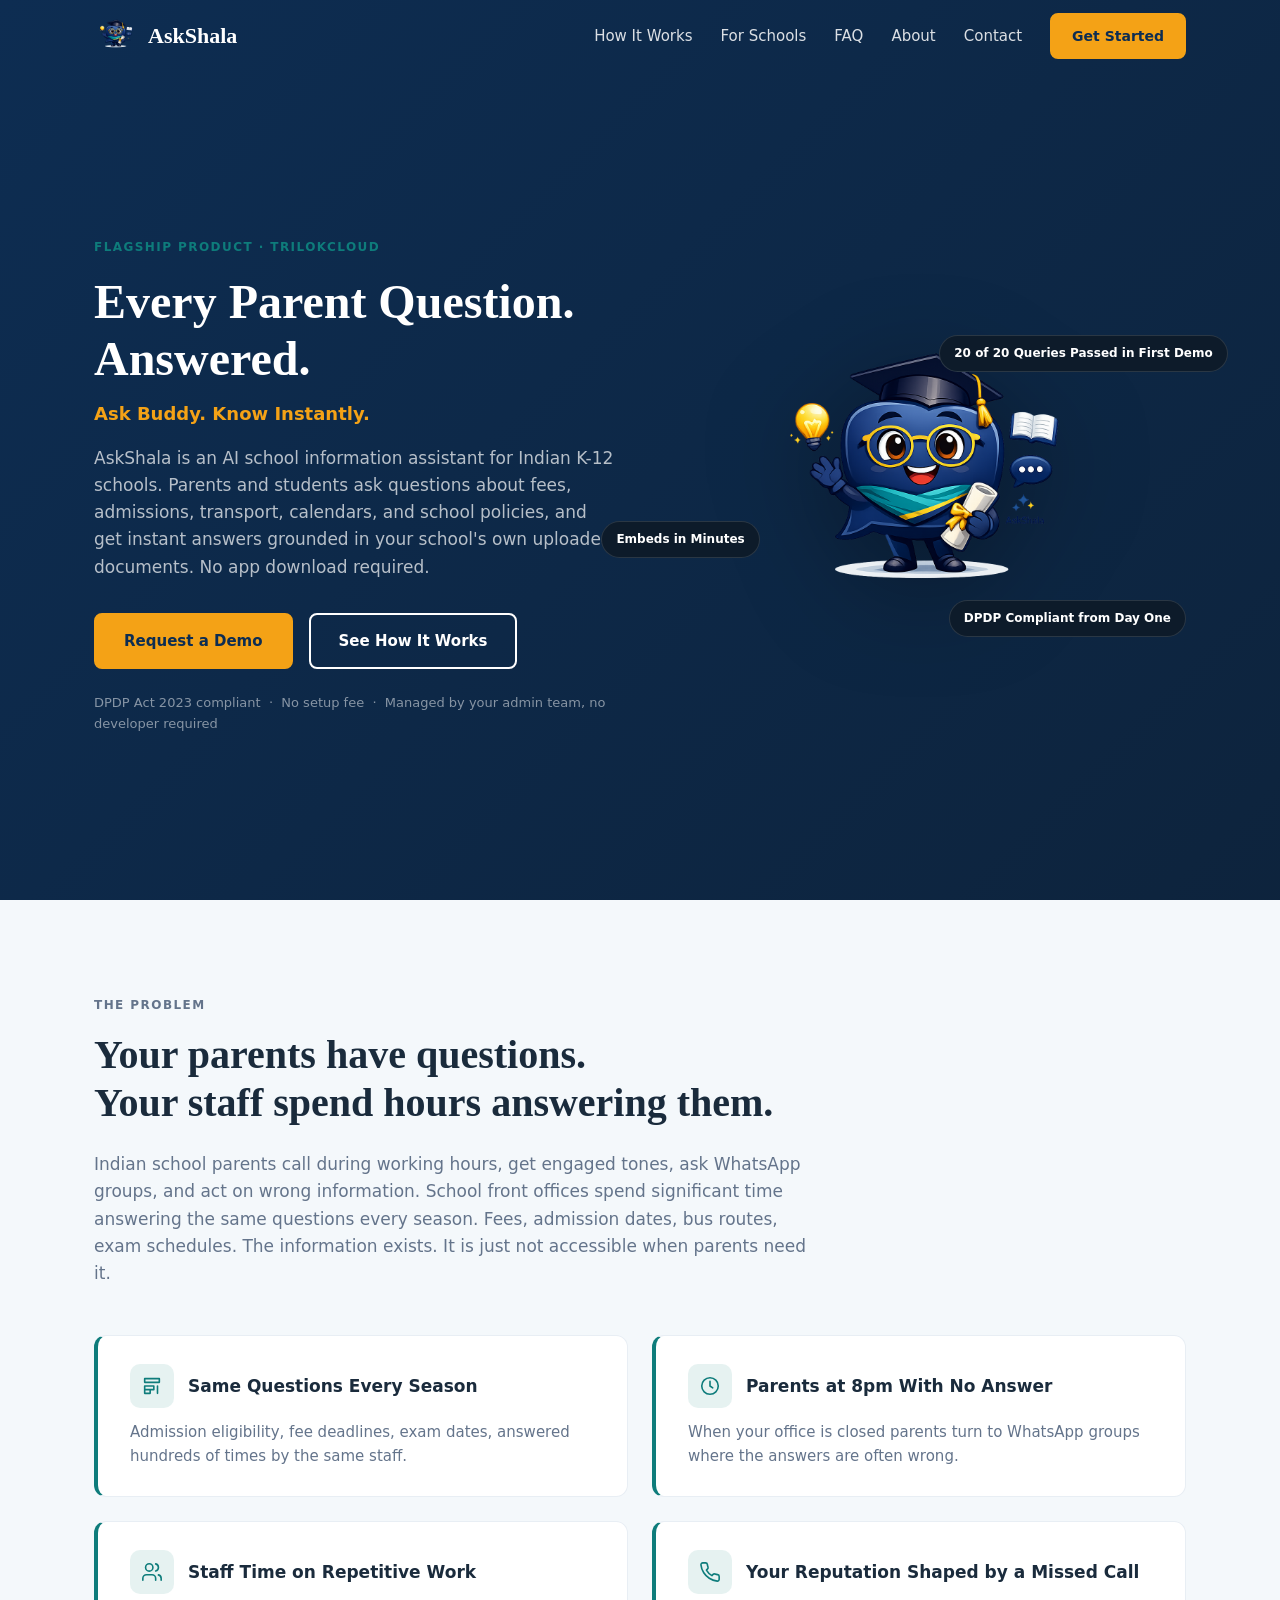
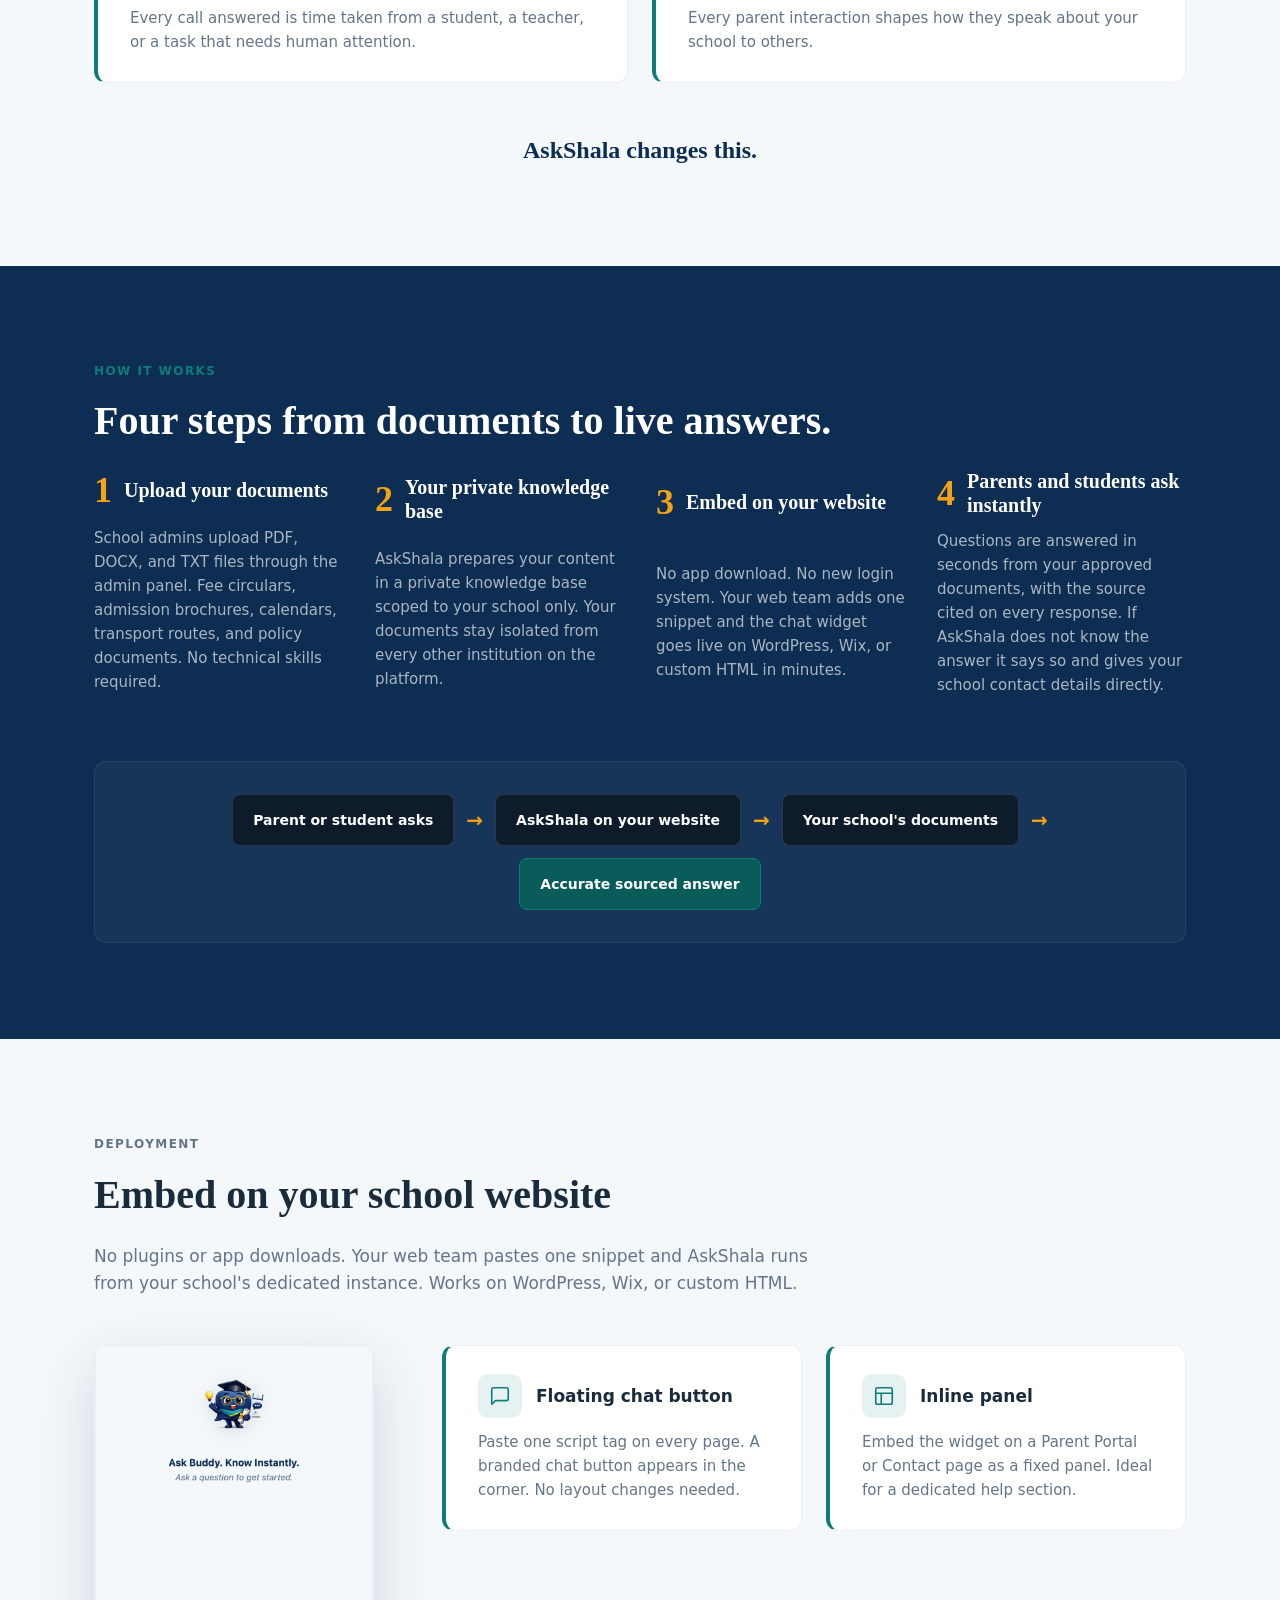
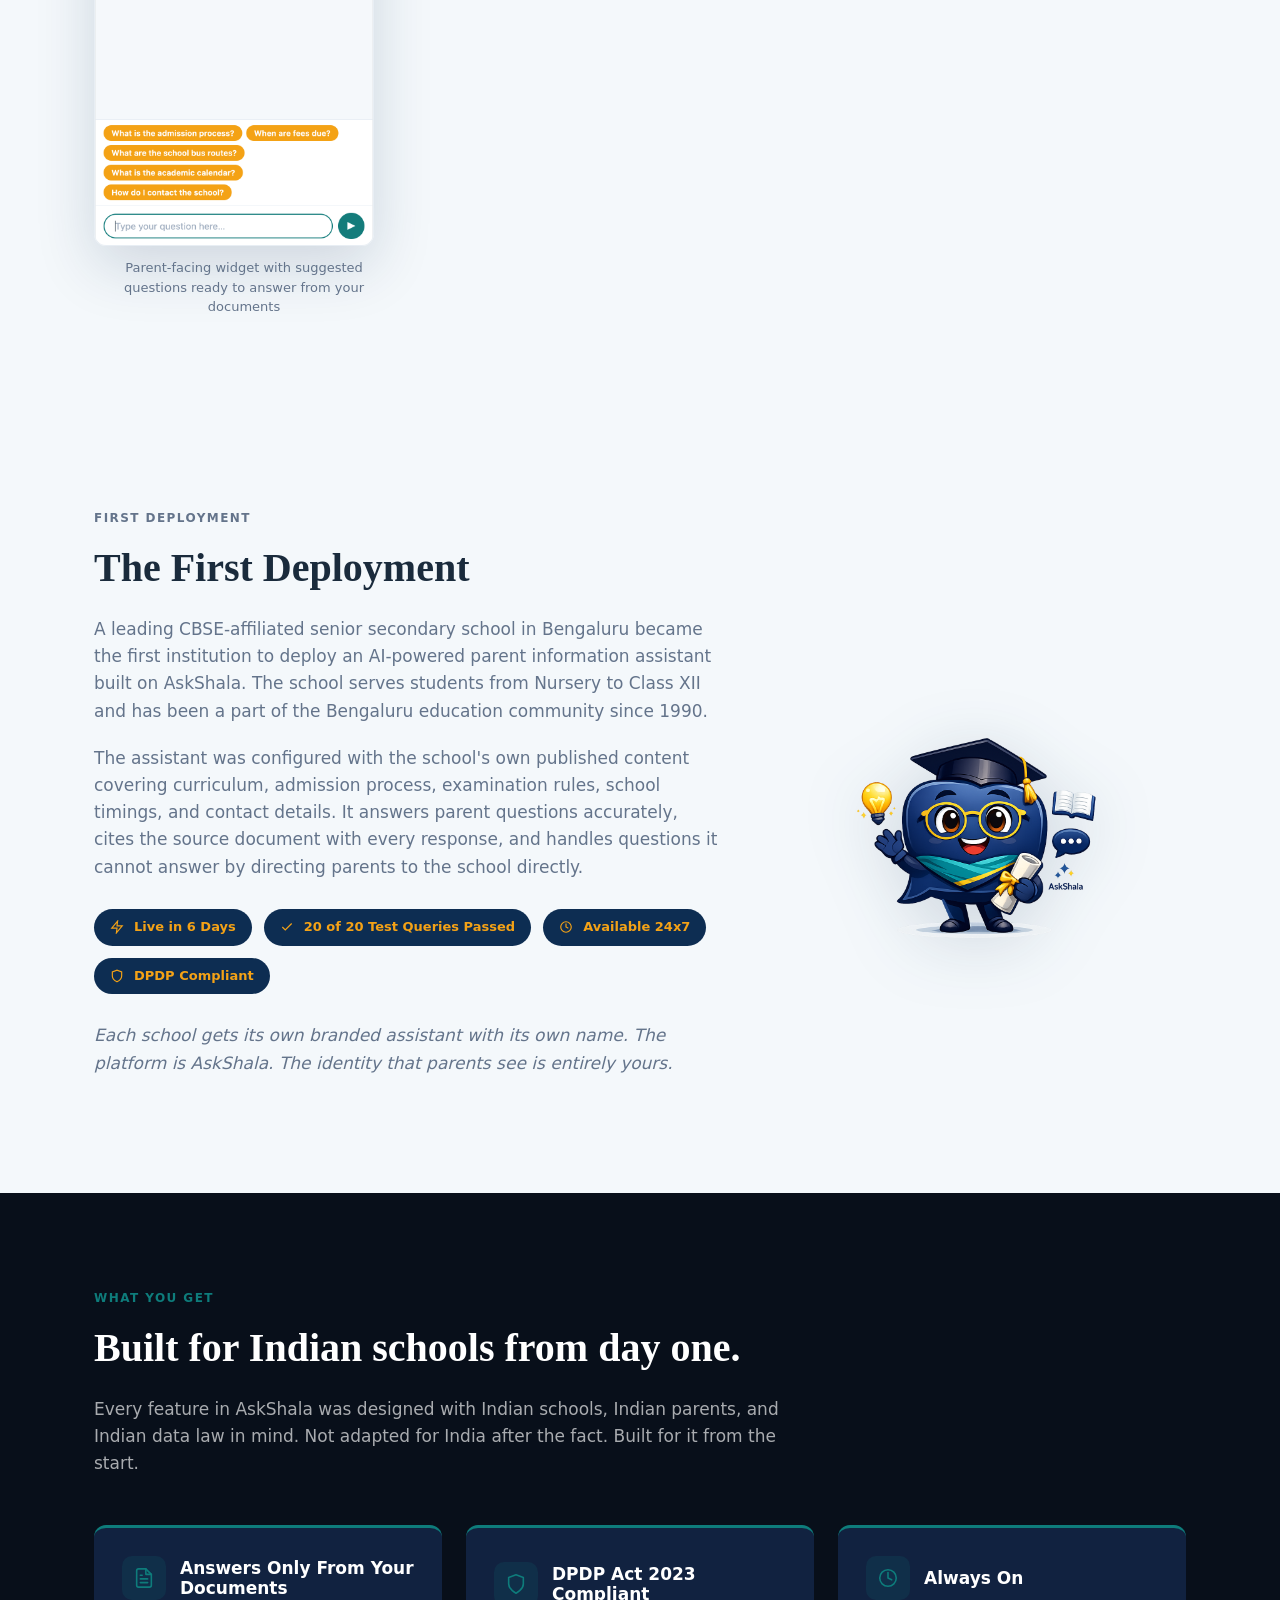
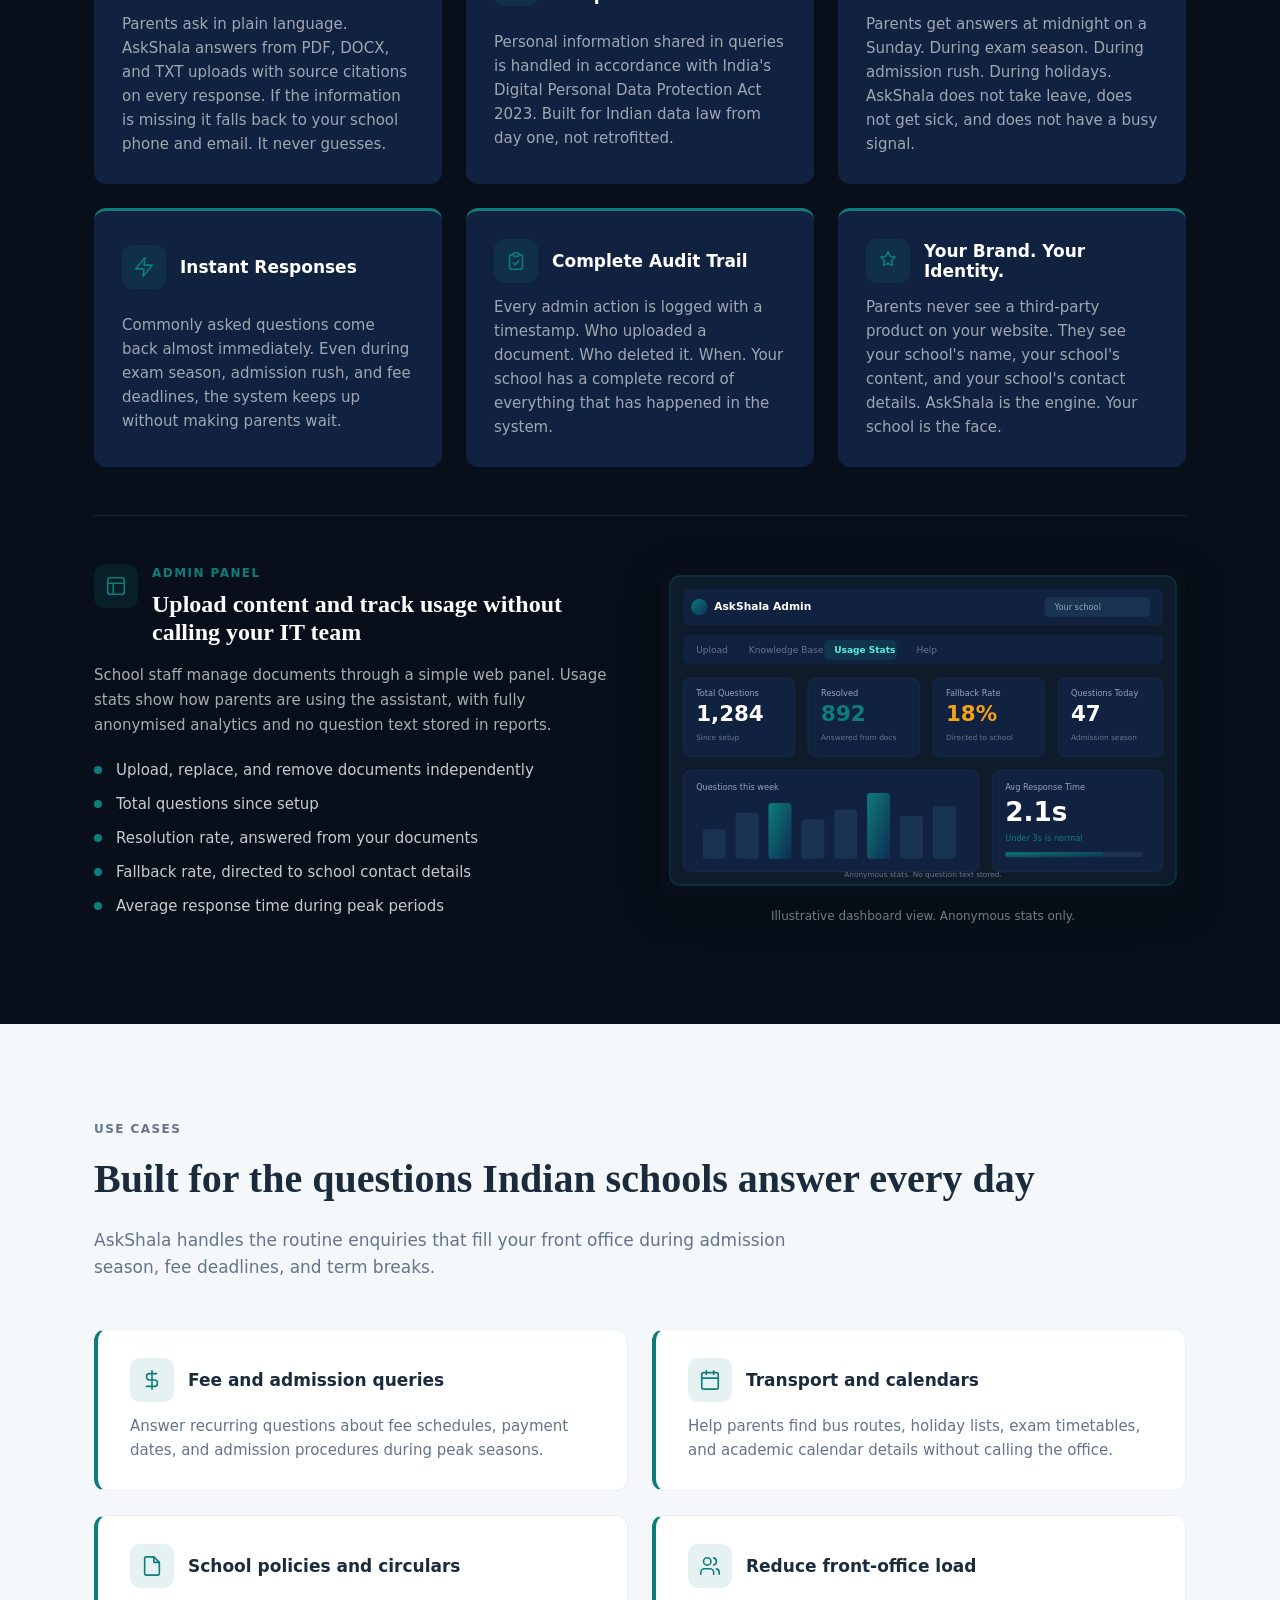
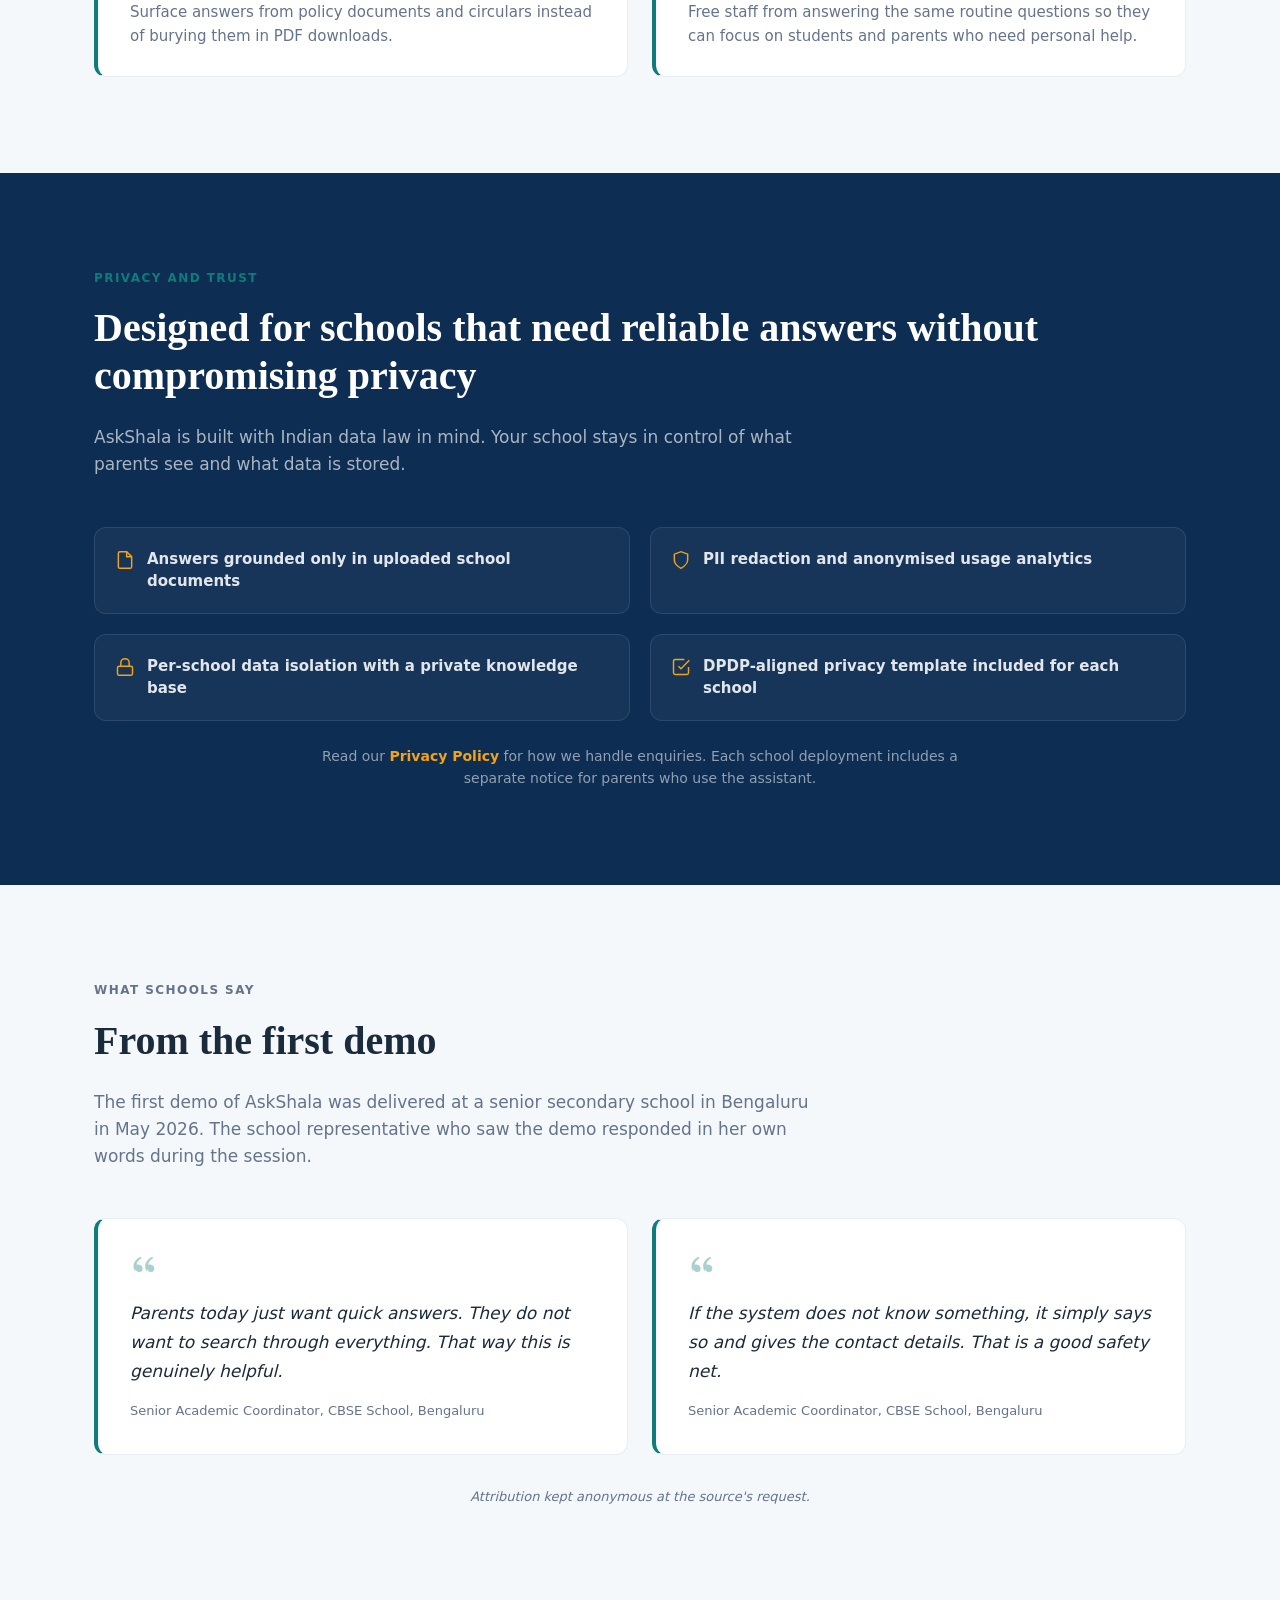
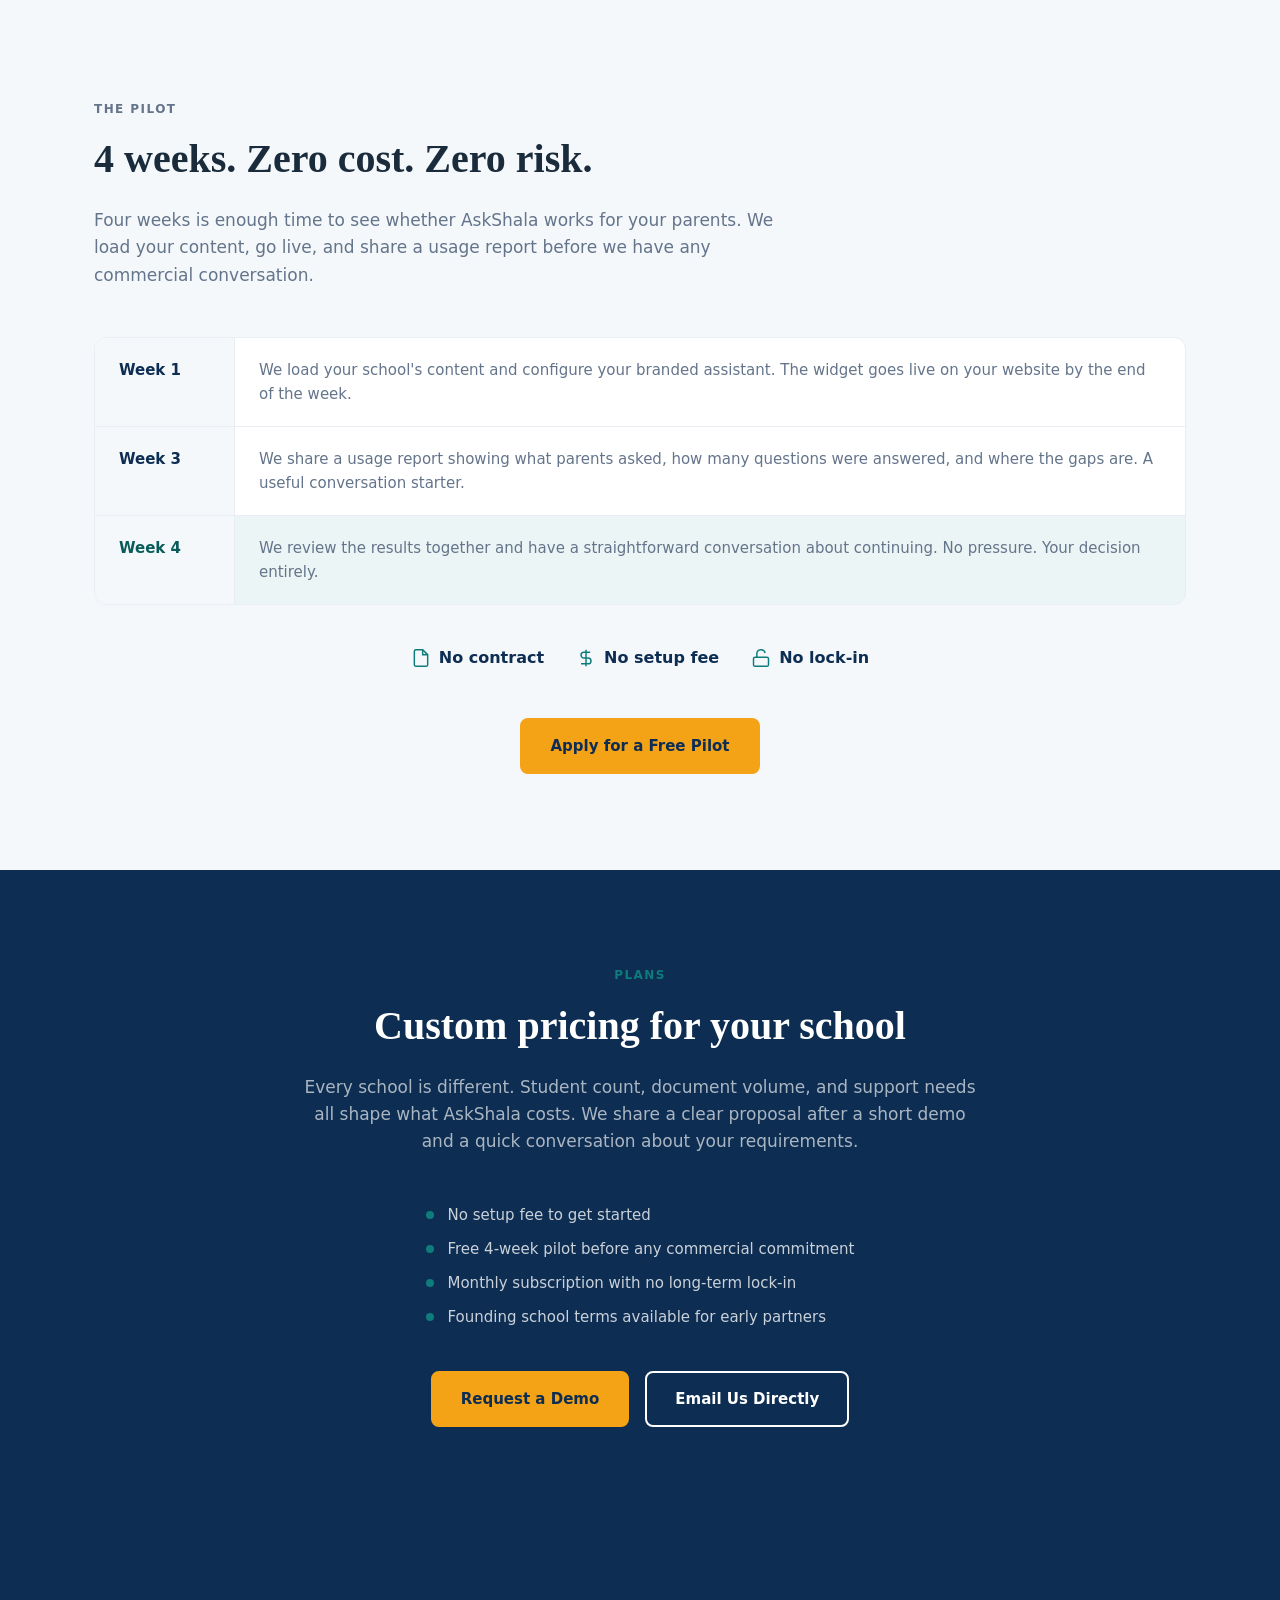
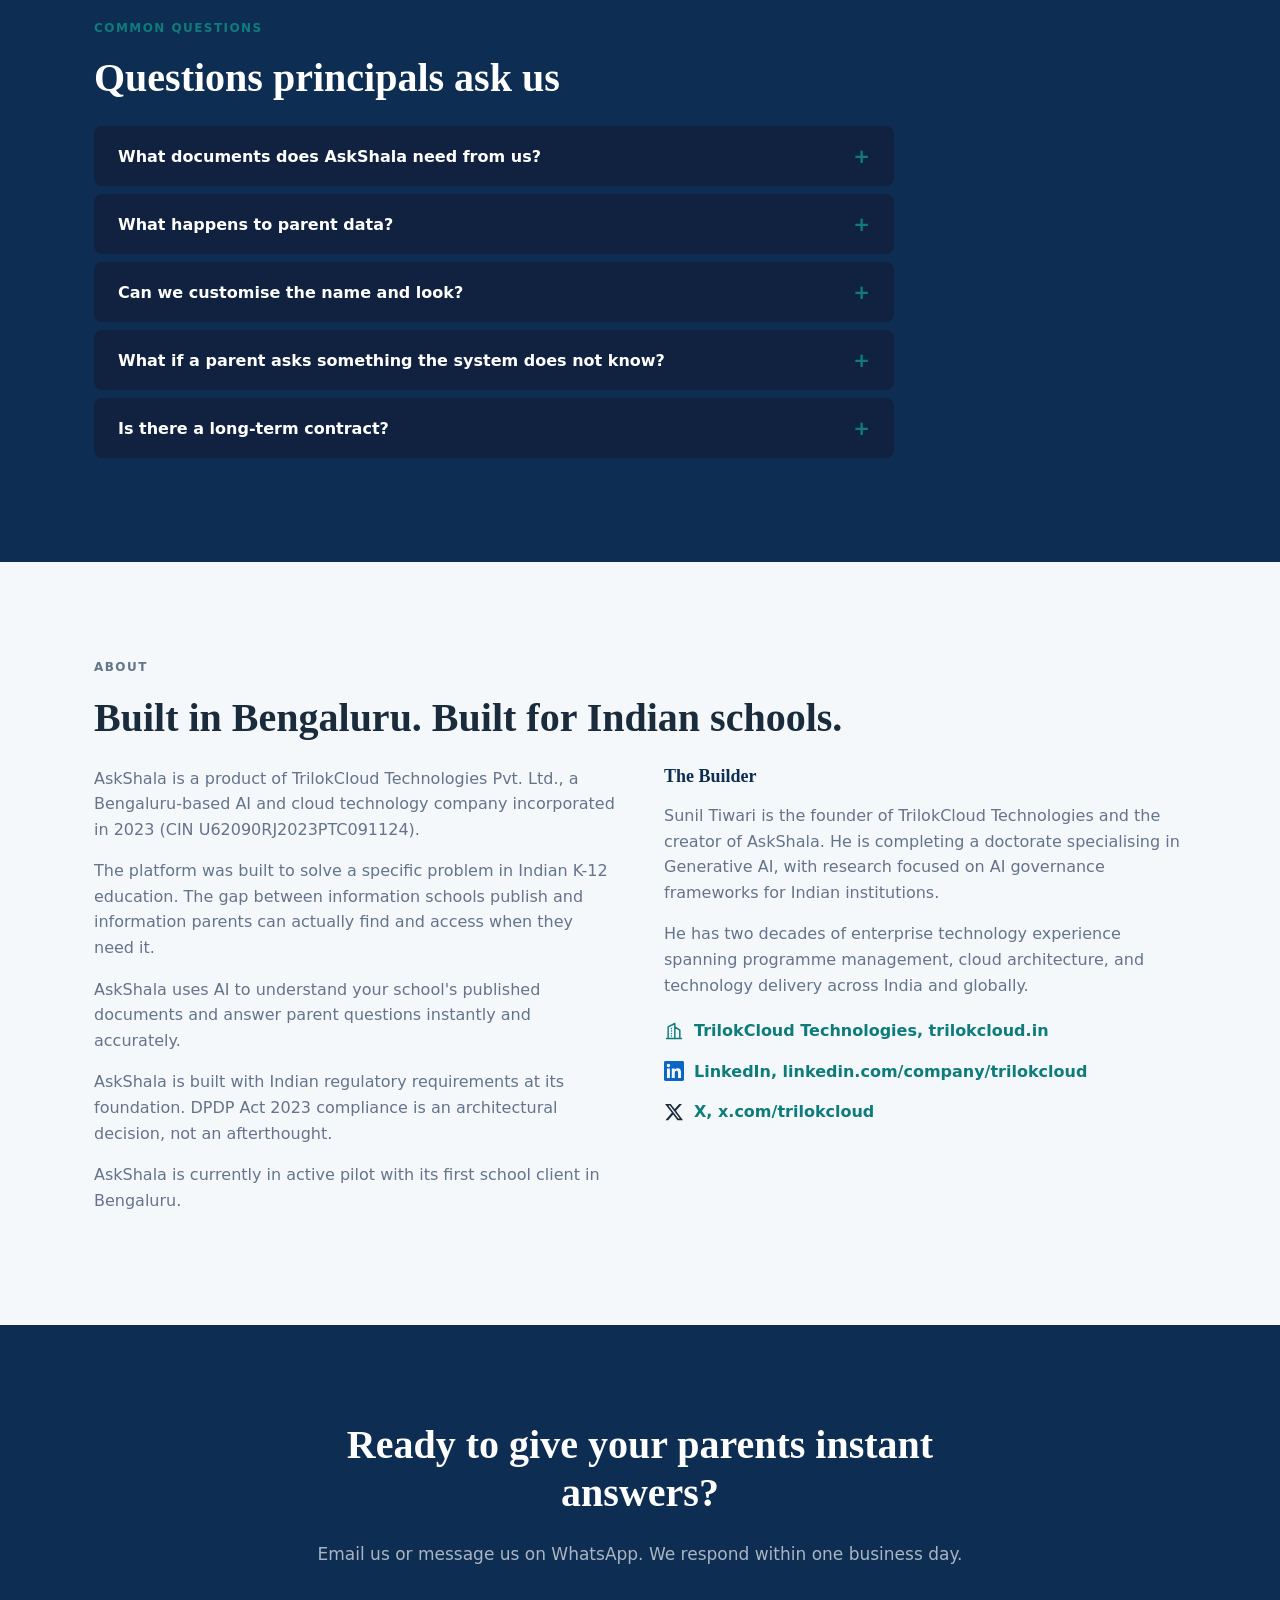
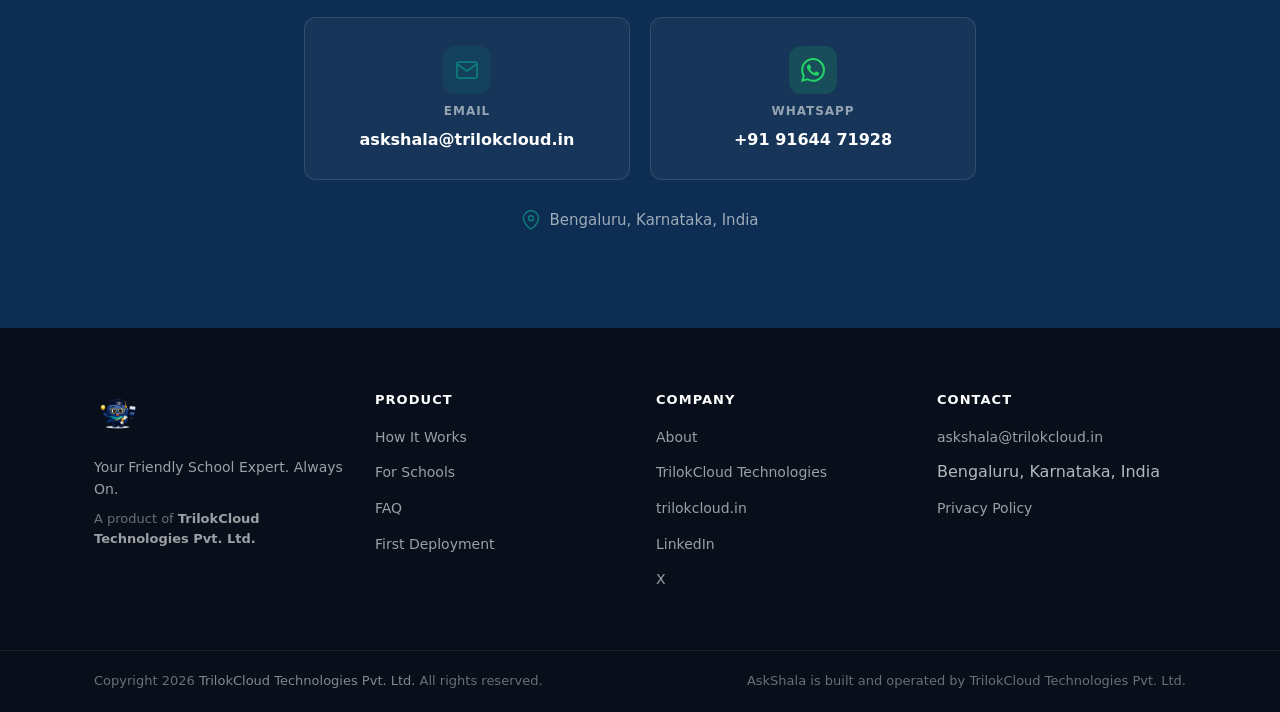
<file: index.html>
<!DOCTYPE html>
<html lang="en">
<head>
  <meta charset="UTF-8">
  <meta name="viewport" content="width=device-width, initial-scale=1.0">
  <meta name="description" content="AskShala is an AI school information assistant for Indian K-12 schools. Parents and students get instant answers on fees, admissions, transport, and policies from your own documents. DPDP Act 2023 compliant.">
  <meta name="keywords" content="AskShala, school chatbot India, parent communication, school FAQ assistant, DPDP compliant, TrilokCloud">
  <meta name="author" content="TrilokCloud Technologies Pvt. Ltd.">
  <meta name="robots" content="index, follow">
  <meta name="theme-color" content="#0D2D52">
  <link rel="canonical" href="https://askshala.in/">

  <meta property="og:type" content="website">
  <meta property="og:url" content="https://askshala.in/">
  <meta property="og:title" content="AskShala | Your Friendly School Expert. Always On.">
  <meta property="og:description" content="AI school information assistant for Indian K-12 schools. Instant answers on fees, admissions, transport, and policies from your own documents. No app download required.">
  <meta property="og:image" content="https://askshala.in/assets/askshala-mascot.png">
  <meta property="og:locale" content="en_IN">
  <meta property="og:site_name" content="AskShala">

  <meta name="twitter:card" content="summary_large_image">
  <meta name="twitter:title" content="AskShala | Your Friendly School Expert. Always On.">
  <meta name="twitter:description" content="AI school information assistant for Indian K-12 schools. Instant answers on fees, admissions, transport, and policies from your own documents. No app download required.">
  <meta name="twitter:image" content="https://askshala.in/assets/askshala-mascot.png">

  <title>AskShala | Your Friendly School Expert. Always On.</title>
  <link rel="icon" href="assets/askshala-mascot.png" type="image/png">
  <link rel="stylesheet" href="style.css">

  <script type="application/ld+json">
  {
    "@context": "https://schema.org",
    "@graph": [
      {
        "@type": "Organization",
        "@id": "https://askshala.in/#organization",
        "name": "AskShala",
        "url": "https://askshala.in/",
        "logo": "https://askshala.in/assets/askshala-mascot.png",
        "email": "askshala@trilokcloud.in",
        "sameAs": [
          "https://www.linkedin.com/company/trilokcloud",
          "https://x.com/trilokcloud"
        ],
        "parentOrganization": {
          "@type": "Organization",
          "name": "TrilokCloud Technologies Pvt. Ltd.",
          "url": "https://trilokcloud.in/"
        },
        "address": {
          "@type": "PostalAddress",
          "addressLocality": "Bengaluru",
          "addressRegion": "Karnataka",
          "addressCountry": "IN"
        }
      },
      {
        "@type": "WebSite",
        "@id": "https://askshala.in/#website",
        "url": "https://askshala.in/",
        "name": "AskShala",
        "publisher": { "@id": "https://askshala.in/#organization" }
      },
      {
        "@type": "SoftwareApplication",
        "name": "AskShala",
        "applicationCategory": "BusinessApplication",
        "operatingSystem": "Web",
        "description": "AI school information assistant for Indian K-12 schools. Answers parent and student questions from school-published documents.",
        "offers": {
          "@type": "Offer",
          "url": "https://askshala.in/#contact",
          "availability": "https://schema.org/OnlineOnly",
          "description": "Custom pricing based on school size and requirements. Discussed after a demo."
        },
        "provider": { "@id": "https://askshala.in/#organization" }
      }
    ]
  }
  </script>
</head>
<body>

  <!-- SECTION 1 — NAVIGATION -->
  <header class="site-header" id="site-header">
    <nav class="nav container" aria-label="Main navigation">
      <a href="#" class="nav__logo">
        <img src="assets/askshala-mascot.png" alt="" class="nav__logo-img" width="44" height="44" aria-hidden="true">
        <span class="nav__logo-text">AskShala</span>
      </a>

      <button class="nav__toggle" id="nav-toggle" aria-expanded="false" aria-controls="nav-menu" aria-label="Open menu">
        <span class="nav__toggle-bar"></span>
        <span class="nav__toggle-bar"></span>
        <span class="nav__toggle-bar"></span>
      </button>

      <ul class="nav__menu" id="nav-menu">
        <li><a href="#how-it-works" class="nav__link" data-section="how-it-works">How It Works</a></li>
        <li><a href="#for-schools" class="nav__link" data-section="for-schools">For Schools</a></li>
        <li><a href="#faq" class="nav__link" data-section="faq">FAQ</a></li>
        <li><a href="#about" class="nav__link" data-section="about">About</a></li>
        <li><a href="#contact" class="nav__link" data-section="contact">Contact</a></li>
        <li><a href="#contact" class="btn btn--primary btn--nav">Get Started</a></li>
      </ul>
    </nav>
  </header>

  <main>

    <!-- SECTION 2 — HERO -->
    <section class="hero" id="hero" aria-labelledby="hero-heading">
      <div class="hero__bg" aria-hidden="true"></div>
      <div class="container hero__inner">
        <div class="hero__visual">
          <img
            src="assets/askshala-mascot.png"
            alt="AskShala AI school assistant mascot, a friendly navy blue chat bubble character with a graduation cap, gold-rimmed glasses, and teal scarf"
            class="hero__mascot"
            width="360"
            height="360"
          >
          <ul class="hero__chips" aria-label="Key highlights">
            <li class="hero__chip hero__chip--1">20 of 20 Queries Passed in First Demo</li>
            <li class="hero__chip hero__chip--2">Embeds in Minutes</li>
            <li class="hero__chip hero__chip--3">DPDP Compliant from Day One</li>
          </ul>
        </div>

        <div class="hero__content">
          <p class="section-label section-label--teal">FLAGSHIP PRODUCT · TRILOKCLOUD</p>
          <h1 id="hero-heading" class="hero__heading">Every Parent Question.<br>Answered.</h1>
          <p class="hero__tagline">Ask Buddy. Know Instantly.</p>
          <p class="hero__subtext">AskShala is an AI school information assistant for Indian K-12 schools. Parents and students ask questions about fees, admissions, transport, calendars, and school policies, and get instant answers grounded in your school's own uploaded documents. No app download required.</p>
          <div class="hero__actions">
            <a href="#contact" class="btn btn--primary">Request a Demo</a>
            <a href="#how-it-works" class="btn btn--outline">See How It Works</a>
          </div>
          <p class="hero__trust">DPDP Act 2023 compliant &nbsp;·&nbsp; No setup fee &nbsp;·&nbsp; Managed by your admin team, no developer required</p>
        </div>
      </div>
    </section>

    <!-- SECTION 3 — THE PROBLEM -->
    <section class="section section--light fade-in" id="problem" aria-labelledby="problem-heading">
      <div class="container">
        <p class="section-label">THE PROBLEM</p>
        <h2 id="problem-heading" class="section-heading">Your parents have questions.<br>Your staff spend hours answering them.</h2>
        <p class="section-intro">Indian school parents call during working hours, get engaged tones, ask WhatsApp groups, and act on wrong information. School front offices spend significant time answering the same questions every season. Fees, admission dates, bus routes, exam schedules. The information exists. It is just not accessible when parents need it.</p>

        <div class="problem-grid">
          <article class="problem-card">
            <div class="card-icon card-icon--light" aria-hidden="true">
              <svg class="icon" viewBox="0 0 24 24" fill="none" stroke="currentColor" stroke-width="1.75" stroke-linecap="round" stroke-linejoin="round"><path d="M4 4h16v4H4zM4 12h10v4H4zM4 20h6v-4H4z"/><path d="M18 12v8"/></svg>
            </div>
            <h3 class="problem-card__title">Same Questions Every Season</h3>
            <p class="problem-card__body">Admission eligibility, fee deadlines, exam dates, answered hundreds of times by the same staff.</p>
          </article>
          <article class="problem-card">
            <div class="card-icon card-icon--light" aria-hidden="true">
              <svg class="icon" viewBox="0 0 24 24" fill="none" stroke="currentColor" stroke-width="1.75" stroke-linecap="round" stroke-linejoin="round"><circle cx="12" cy="12" r="9"/><path d="M12 7v5l3 2"/></svg>
            </div>
            <h3 class="problem-card__title">Parents at 8pm With No Answer</h3>
            <p class="problem-card__body">When your office is closed parents turn to WhatsApp groups where the answers are often wrong.</p>
          </article>
          <article class="problem-card">
            <div class="card-icon card-icon--light" aria-hidden="true">
              <svg class="icon" viewBox="0 0 24 24" fill="none" stroke="currentColor" stroke-width="1.75" stroke-linecap="round" stroke-linejoin="round"><path d="M16 21v-2a4 4 0 0 0-4-4H6a4 4 0 0 0-4 4v2"/><circle cx="9" cy="7" r="4"/><path d="M22 21v-2a4 4 0 0 0-3-3.87M16 3.13a4 4 0 0 1 0 7.75"/></svg>
            </div>
            <h3 class="problem-card__title">Staff Time on Repetitive Work</h3>
            <p class="problem-card__body">Every call answered is time taken from a student, a teacher, or a task that needs human attention.</p>
          </article>
          <article class="problem-card">
            <div class="card-icon card-icon--light" aria-hidden="true">
              <svg class="icon" viewBox="0 0 24 24" fill="none" stroke="currentColor" stroke-width="1.75" stroke-linecap="round" stroke-linejoin="round"><path d="M22 16.92v3a2 2 0 0 1-2.18 2 19.79 19.79 0 0 1-8.63-3.07 19.5 19.5 0 0 1-6-6 19.79 19.79 0 0 1-3.07-8.67A2 2 0 0 1 4.11 2h3a2 2 0 0 1 2 1.72c.127.96.361 1.903.7 2.81a2 2 0 0 1-.45 2.11L8.09 9.91a16 16 0 0 0 6 6l1.27-1.27a2 2 0 0 1 2.11-.45c.907.339 1.85.573 2.81.7A2 2 0 0 1 22 16.92z"/></svg>
            </div>
            <h3 class="problem-card__title">Your Reputation Shaped by a Missed Call</h3>
            <p class="problem-card__body">Every parent interaction shapes how they speak about your school to others.</p>
          </article>
        </div>

        <p class="problem-statement">AskShala changes this.</p>
      </div>
    </section>

    <!-- SECTION 4 — HOW IT WORKS -->
    <section class="section section--dark fade-in" id="how-it-works" aria-labelledby="how-heading">
      <div class="container">
        <p class="section-label section-label--teal">HOW IT WORKS</p>
        <h2 id="how-heading" class="section-heading section-heading--light">Four steps from documents to live answers.</h2>

        <ol class="steps steps--four">
          <li class="step">
            <span class="step__number" aria-hidden="true">1</span>
            <h3 class="step__title">Upload your documents</h3>
            <p class="step__body">School admins upload PDF, DOCX, and TXT files through the admin panel. Fee circulars, admission brochures, calendars, transport routes, and policy documents. No technical skills required.</p>
          </li>
          <li class="step">
            <span class="step__number" aria-hidden="true">2</span>
            <h3 class="step__title">Your private knowledge base</h3>
            <p class="step__body">AskShala prepares your content in a private knowledge base scoped to your school only. Your documents stay isolated from every other institution on the platform.</p>
          </li>
          <li class="step">
            <span class="step__number" aria-hidden="true">3</span>
            <h3 class="step__title">Embed on your website</h3>
            <p class="step__body">No app download. No new login system. Your web team adds one snippet and the chat widget goes live on WordPress, Wix, or custom HTML in minutes.</p>
          </li>
          <li class="step">
            <span class="step__number" aria-hidden="true">4</span>
            <h3 class="step__title">Parents and students ask instantly</h3>
            <p class="step__body">Questions are answered in seconds from your approved documents, with the source cited on every response. If AskShala does not know the answer it says so and gives your school contact details directly.</p>
          </li>
        </ol>

        <div class="flow" aria-label="How a parent question is answered">
          <div class="flow__item">Parent or student asks</div>
          <span class="flow__arrow" aria-hidden="true">→</span>
          <div class="flow__item">AskShala on your website</div>
          <span class="flow__arrow" aria-hidden="true">→</span>
          <div class="flow__item">Your school's documents</div>
          <span class="flow__arrow" aria-hidden="true">→</span>
          <div class="flow__item flow__item--highlight">Accurate sourced answer</div>
        </div>
      </div>
    </section>

    <!-- EMBED ON YOUR WEBSITE -->
    <section class="section section--light fade-in" id="embed" aria-labelledby="embed-heading">
      <div class="container">
        <p class="section-label">DEPLOYMENT</p>
        <h2 id="embed-heading" class="section-heading">Embed on your school website</h2>
        <p class="section-intro">No plugins or app downloads. Your web team pastes one snippet and AskShala runs from your school's dedicated instance. Works on WordPress, Wix, or custom HTML.</p>

        <div class="embed-layout">
          <figure class="embed-showcase">
            <img
              src="assets/askshala-chat-widget.png"
              alt="AskShala chat widget welcome screen with suggested parent questions and message input"
              class="embed-showcase__image"
              width="422"
              height="758"
              loading="lazy"
            >
            <figcaption class="embed-showcase__caption">Parent-facing widget with suggested questions ready to answer from your documents</figcaption>
          </figure>

          <div class="embed-options">
            <div class="embed-grid">
              <article class="embed-card">
                <div class="card-icon card-icon--light" aria-hidden="true">
                  <svg class="icon" viewBox="0 0 24 24" fill="none" stroke="currentColor" stroke-width="1.75" stroke-linecap="round" stroke-linejoin="round"><path d="M21 15a2 2 0 0 1-2 2H7l-4 4V5a2 2 0 0 1 2-2h14a2 2 0 0 1 2 2z"/></svg>
                </div>
                <h3 class="embed-card__title">Floating chat button</h3>
                <p class="embed-card__body">Paste one script tag on every page. A branded chat button appears in the corner. No layout changes needed.</p>
              </article>
              <article class="embed-card">
                <div class="card-icon card-icon--light" aria-hidden="true">
                  <svg class="icon" viewBox="0 0 24 24" fill="none" stroke="currentColor" stroke-width="1.75" stroke-linecap="round" stroke-linejoin="round"><rect x="3" y="3" width="18" height="18" rx="2"/><path d="M3 9h18M9 21V9"/></svg>
                </div>
                <h3 class="embed-card__title">Inline panel</h3>
                <p class="embed-card__body">Embed the widget on a Parent Portal or Contact page as a fixed panel. Ideal for a dedicated help section.</p>
              </article>
            </div>
          </div>
        </div>
      </div>
    </section>

    <!-- SECTION 5 — FIRST DEPLOYMENT -->
    <section class="section section--light fade-in" id="for-schools" aria-labelledby="deployment-heading">
      <div class="container deployment">
        <p class="section-label">FIRST DEPLOYMENT</p>
        <h2 id="deployment-heading" class="section-heading">The First Deployment</h2>

        <div class="deployment__grid">
          <div class="deployment__text">
            <p>A leading CBSE-affiliated senior secondary school in Bengaluru became the first institution to deploy an AI-powered parent information assistant built on AskShala. The school serves students from Nursery to Class XII and has been a part of the Bengaluru education community since 1990.</p>
            <p>The assistant was configured with the school's own published content covering curriculum, admission process, examination rules, school timings, and contact details. It answers parent questions accurately, cites the source document with every response, and handles questions it cannot answer by directing parents to the school directly.</p>

            <ul class="deployment__chips" aria-label="First deployment results">
              <li><svg class="icon icon--inline" viewBox="0 0 24 24" fill="none" stroke="currentColor" stroke-width="2" aria-hidden="true"><path d="M13 2L3 14h9l-1 8 10-12h-9l1-8z"/></svg> Live in 6 Days</li>
              <li><svg class="icon icon--inline" viewBox="0 0 24 24" fill="none" stroke="currentColor" stroke-width="2" aria-hidden="true"><path d="M20 6L9 17l-5-5"/></svg> 20 of 20 Test Queries Passed</li>
              <li><svg class="icon icon--inline" viewBox="0 0 24 24" fill="none" stroke="currentColor" stroke-width="2" aria-hidden="true"><circle cx="12" cy="12" r="9"/><path d="M12 6v6l4 2"/></svg> Available 24x7</li>
              <li><svg class="icon icon--inline" viewBox="0 0 24 24" fill="none" stroke="currentColor" stroke-width="2" aria-hidden="true"><path d="M12 22s8-4 8-10V5l-8-3-8 3v7c0 6 8 10 8 10z"/></svg> DPDP Compliant</li>
            </ul>

            <p class="deployment__note">Each school gets its own branded assistant with its own name. The platform is AskShala. The identity that parents see is entirely yours.</p>
          </div>

          <div class="deployment__visual">
            <img
              src="assets/askshala-mascot.png"
              alt="AskShala AI school assistant mascot"
              class="deployment__mascot"
              width="320"
              height="320"
            >
          </div>
        </div>
      </div>
    </section>

    <!-- SECTION 6 — FEATURES -->
    <section class="section section--darker fade-in" id="features" aria-labelledby="features-heading">
      <div class="container">
        <p class="section-label section-label--teal">WHAT YOU GET</p>
        <h2 id="features-heading" class="section-heading section-heading--light">Built for Indian schools from day one.</h2>
        <p class="section-intro section-intro--dark">Every feature in AskShala was designed with Indian schools, Indian parents, and Indian data law in mind. Not adapted for India after the fact. Built for it from the start.</p>

        <div class="features-grid">
          <article class="feature-card">
            <div class="card-icon card-icon--dark" aria-hidden="true">
              <svg class="icon" viewBox="0 0 24 24" fill="none" stroke="currentColor" stroke-width="1.75" stroke-linecap="round" stroke-linejoin="round"><path d="M14 2H6a2 2 0 0 0-2 2v16a2 2 0 0 0 2 2h12a2 2 0 0 0 2-2V8z"/><path d="M14 2v6h6M16 13H8M16 17H8M10 9H8"/></svg>
            </div>
            <h3 class="feature-card__title">Answers Only From Your Documents</h3>
            <p class="feature-card__body">Parents ask in plain language. AskShala answers from PDF, DOCX, and TXT uploads with source citations on every response. If the information is missing it falls back to your school phone and email. It never guesses.</p>
          </article>
          <article class="feature-card">
            <div class="card-icon card-icon--dark" aria-hidden="true">
              <svg class="icon" viewBox="0 0 24 24" fill="none" stroke="currentColor" stroke-width="1.75" stroke-linecap="round" stroke-linejoin="round"><path d="M12 22s8-4 8-10V5l-8-3-8 3v7c0 6 8 10 8 10z"/></svg>
            </div>
            <h3 class="feature-card__title">DPDP Act 2023 Compliant</h3>
            <p class="feature-card__body">Personal information shared in queries is handled in accordance with India's Digital Personal Data Protection Act 2023. Built for Indian data law from day one, not retrofitted.</p>
          </article>
          <article class="feature-card">
            <div class="card-icon card-icon--dark" aria-hidden="true">
              <svg class="icon" viewBox="0 0 24 24" fill="none" stroke="currentColor" stroke-width="1.75" stroke-linecap="round" stroke-linejoin="round"><circle cx="12" cy="12" r="9"/><path d="M12 6v6l4 2"/></svg>
            </div>
            <h3 class="feature-card__title">Always On</h3>
            <p class="feature-card__body">Parents get answers at midnight on a Sunday. During exam season. During admission rush. During holidays. AskShala does not take leave, does not get sick, and does not have a busy signal.</p>
          </article>
          <article class="feature-card">
            <div class="card-icon card-icon--dark" aria-hidden="true">
              <svg class="icon" viewBox="0 0 24 24" fill="none" stroke="currentColor" stroke-width="1.75" stroke-linecap="round" stroke-linejoin="round"><path d="M13 2L3 14h9l-1 8 10-12h-9l1-8z"/></svg>
            </div>
            <h3 class="feature-card__title">Instant Responses</h3>
            <p class="feature-card__body">Commonly asked questions come back almost immediately. Even during exam season, admission rush, and fee deadlines, the system keeps up without making parents wait.</p>
          </article>
          <article class="feature-card">
            <div class="card-icon card-icon--dark" aria-hidden="true">
              <svg class="icon" viewBox="0 0 24 24" fill="none" stroke="currentColor" stroke-width="1.75" stroke-linecap="round" stroke-linejoin="round"><path d="M9 5H7a2 2 0 0 0-2 2v12a2 2 0 0 0 2 2h10a2 2 0 0 0 2-2V7a2 2 0 0 0-2-2h-2"/><rect x="9" y="3" width="6" height="4" rx="1"/><path d="M9 14l2 2 4-4"/></svg>
            </div>
            <h3 class="feature-card__title">Complete Audit Trail</h3>
            <p class="feature-card__body">Every admin action is logged with a timestamp. Who uploaded a document. Who deleted it. When. Your school has a complete record of everything that has happened in the system.</p>
          </article>
          <article class="feature-card">
            <div class="card-icon card-icon--dark" aria-hidden="true">
              <svg class="icon" viewBox="0 0 24 24" fill="none" stroke="currentColor" stroke-width="1.75" stroke-linecap="round" stroke-linejoin="round"><path d="M12 2l2.4 4.8 5.4.8-3.9 3.8.9 5.3L12 14.8 7.2 16.7l.9-5.3L4.2 7.6l5.4-.8L12 2z"/></svg>
            </div>
            <h3 class="feature-card__title">Your Brand. Your Identity.</h3>
            <p class="feature-card__body">Parents never see a third-party product on your website. They see your school's name, your school's content, and your school's contact details. AskShala is the engine. Your school is the face.</p>
          </article>
        </div>

        <div class="admin-panel">
          <div class="admin-panel__grid">
            <div class="admin-panel__text">
              <div class="card-header-row">
                <div class="card-icon card-icon--dark" aria-hidden="true">
                  <svg class="icon" viewBox="0 0 24 24" fill="none" stroke="currentColor" stroke-width="1.75" stroke-linecap="round" stroke-linejoin="round"><rect x="3" y="3" width="18" height="18" rx="2"/><path d="M3 9h18M9 21V9"/></svg>
                </div>
                <div class="card-header-row__text">
                  <p class="section-label section-label--teal">ADMIN PANEL</p>
                  <h3 class="admin-panel__heading">Upload content and track usage without calling your IT team</h3>
                </div>
              </div>
              <p class="admin-panel__intro">School staff manage documents through a simple web panel. Usage stats show how parents are using the assistant, with fully anonymised analytics and no question text stored in reports.</p>
              <ul class="admin-panel__list">
                <li>Upload, replace, and remove documents independently</li>
                <li>Total questions since setup</li>
                <li>Resolution rate, answered from your documents</li>
                <li>Fallback rate, directed to school contact details</li>
                <li>Average response time during peak periods</li>
              </ul>
            </div>
            <div class="admin-panel__visual">
              <img
                src="assets/askshala-admin-stats.svg"
                alt="AskShala admin usage statistics panel showing total questions, resolved rate, fallback rate, and response time"
                class="admin-panel__image"
                width="640"
                height="400"
                loading="lazy"
              >
              <p class="admin-panel__visual-note">Illustrative dashboard view. Anonymous stats only.</p>
            </div>
          </div>
        </div>
      </div>
    </section>

    <!-- USE CASES -->
    <section class="section section--light fade-in" id="use-cases" aria-labelledby="use-cases-heading">
      <div class="container">
        <p class="section-label">USE CASES</p>
        <h2 id="use-cases-heading" class="section-heading">Built for the questions Indian schools answer every day</h2>
        <p class="section-intro">AskShala handles the routine enquiries that fill your front office during admission season, fee deadlines, and term breaks.</p>

        <div class="use-cases-grid">
          <article class="use-case-card">
            <div class="card-icon card-icon--light" aria-hidden="true">
              <svg class="icon" viewBox="0 0 24 24" fill="none" stroke="currentColor" stroke-width="1.75" stroke-linecap="round" stroke-linejoin="round"><path d="M12 2v20M17 5H9.5a3.5 3.5 0 0 0 0 7h5a3.5 3.5 0 0 1 0 7H6"/></svg>
            </div>
            <h3 class="use-case-card__title">Fee and admission queries</h3>
            <p class="use-case-card__body">Answer recurring questions about fee schedules, payment dates, and admission procedures during peak seasons.</p>
          </article>
          <article class="use-case-card">
            <div class="card-icon card-icon--light" aria-hidden="true">
              <svg class="icon" viewBox="0 0 24 24" fill="none" stroke="currentColor" stroke-width="1.75" stroke-linecap="round" stroke-linejoin="round"><rect x="3" y="4" width="18" height="18" rx="2"/><path d="M16 2v4M8 2v4M3 10h18"/></svg>
            </div>
            <h3 class="use-case-card__title">Transport and calendars</h3>
            <p class="use-case-card__body">Help parents find bus routes, holiday lists, exam timetables, and academic calendar details without calling the office.</p>
          </article>
          <article class="use-case-card">
            <div class="card-icon card-icon--light" aria-hidden="true">
              <svg class="icon" viewBox="0 0 24 24" fill="none" stroke="currentColor" stroke-width="1.75" stroke-linecap="round" stroke-linejoin="round"><path d="M14 2H6a2 2 0 0 0-2 2v16a2 2 0 0 0 2 2h12a2 2 0 0 0 2-2V8z"/><path d="M14 2v6h6"/></svg>
            </div>
            <h3 class="use-case-card__title">School policies and circulars</h3>
            <p class="use-case-card__body">Surface answers from policy documents and circulars instead of burying them in PDF downloads.</p>
          </article>
          <article class="use-case-card">
            <div class="card-icon card-icon--light" aria-hidden="true">
              <svg class="icon" viewBox="0 0 24 24" fill="none" stroke="currentColor" stroke-width="1.75" stroke-linecap="round" stroke-linejoin="round"><path d="M16 21v-2a4 4 0 0 0-4-4H6a4 4 0 0 0-4 4v2"/><circle cx="9" cy="7" r="4"/><path d="M22 21v-2a4 4 0 0 0-3-3.87M16 3.13a4 4 0 0 1 0 7.75"/></svg>
            </div>
            <h3 class="use-case-card__title">Reduce front-office load</h3>
            <p class="use-case-card__body">Free staff from answering the same routine questions so they can focus on students and parents who need personal help.</p>
          </article>
        </div>
      </div>
    </section>

    <!-- PRIVACY AND TRUST -->
    <section class="section section--dark fade-in" id="privacy-trust" aria-labelledby="privacy-trust-heading">
      <div class="container">
        <p class="section-label section-label--teal">PRIVACY AND TRUST</p>
        <h2 id="privacy-trust-heading" class="section-heading section-heading--light">Designed for schools that need reliable answers without compromising privacy</h2>
        <p class="section-intro section-intro--dark">AskShala is built with Indian data law in mind. Your school stays in control of what parents see and what data is stored.</p>

        <ul class="privacy-trust-grid">
          <li class="privacy-trust-item">
            <svg class="icon icon--trust" viewBox="0 0 24 24" fill="none" stroke="currentColor" stroke-width="1.75" aria-hidden="true"><path d="M14 2H6a2 2 0 0 0-2 2v16a2 2 0 0 0 2 2h12a2 2 0 0 0 2-2V8z"/><path d="M14 2v6h6"/></svg>
            <span>Answers grounded only in uploaded school documents</span>
          </li>
          <li class="privacy-trust-item">
            <svg class="icon icon--trust" viewBox="0 0 24 24" fill="none" stroke="currentColor" stroke-width="1.75" aria-hidden="true"><path d="M12 22s8-4 8-10V5l-8-3-8 3v7c0 6 8 10 8 10z"/></svg>
            <span>PII redaction and anonymised usage analytics</span>
          </li>
          <li class="privacy-trust-item">
            <svg class="icon icon--trust" viewBox="0 0 24 24" fill="none" stroke="currentColor" stroke-width="1.75" aria-hidden="true"><rect x="3" y="11" width="18" height="11" rx="2"/><path d="M7 11V7a5 5 0 0 1 10 0v4"/></svg>
            <span>Per-school data isolation with a private knowledge base</span>
          </li>
          <li class="privacy-trust-item">
            <svg class="icon icon--trust" viewBox="0 0 24 24" fill="none" stroke="currentColor" stroke-width="1.75" aria-hidden="true"><path d="M9 11l3 3L22 4"/><path d="M21 12v7a2 2 0 0 1-2 2H5a2 2 0 0 1-2-2V5a2 2 0 0 1 2-2h11"/></svg>
            <span>DPDP-aligned privacy template included for each school</span>
          </li>
        </ul>

        <p class="privacy-trust-note">Read our <a href="privacy.html">Privacy Policy</a> for how we handle enquiries. Each school deployment includes a separate notice for parents who use the assistant.</p>
      </div>
    </section>

    <!-- TESTIMONIALS -->
    <section class="section section--light fade-in" id="testimonials" aria-labelledby="testimonials-heading">
      <div class="container">
        <p class="section-label">WHAT SCHOOLS SAY</p>
        <h2 id="testimonials-heading" class="section-heading">From the first demo</h2>
        <p class="section-intro">The first demo of AskShala was delivered at a senior secondary school in Bengaluru in May 2026. The school representative who saw the demo responded in her own words during the session.</p>

        <div class="testimonials-grid">
          <blockquote class="testimonial-card">
            <svg class="icon icon--quote" viewBox="0 0 24 24" fill="currentColor" aria-hidden="true"><path d="M4.583 17.321C3.553 16.227 3 15 3 13.011c0-3.5 2.457-6.637 6.03-8.188l.893 1.378c-3.335 1.804-3.987 4.145-4.247 5.621.537-.278 1.24-.375 1.929-.311 1.804.167 3.226 1.648 3.226 3.489a3.016 3.016 0 0 1-3.016 3.016c-1.798 0-3.016-1.134-3.232-2.705zM14.583 17.321c-1.03-1.094-1.583-2.321-1.583-4.31 0-3.5 2.457-6.637 6.03-8.188l.893 1.378c-3.335 1.804-3.987 4.145-4.247 5.621.537-.278 1.24-.375 1.929-.311 1.804.167 3.226 1.648 3.226 3.489a3.016 3.016 0 0 1-3.016 3.016c-1.798 0-3.016-1.134-3.232-2.705z"/></svg>
            <p class="testimonial-card__quote">Parents today just want quick answers. They do not want to search through everything. That way this is genuinely helpful.</p>
            <footer class="testimonial-card__attribution">Senior Academic Coordinator, CBSE School, Bengaluru</footer>
          </blockquote>
          <blockquote class="testimonial-card">
            <svg class="icon icon--quote" viewBox="0 0 24 24" fill="currentColor" aria-hidden="true"><path d="M4.583 17.321C3.553 16.227 3 15 3 13.011c0-3.5 2.457-6.637 6.03-8.188l.893 1.378c-3.335 1.804-3.987 4.145-4.247 5.621.537-.278 1.24-.375 1.929-.311 1.804.167 3.226 1.648 3.226 3.489a3.016 3.016 0 0 1-3.016 3.016c-1.798 0-3.016-1.134-3.232-2.705zM14.583 17.321c-1.03-1.094-1.583-2.321-1.583-4.31 0-3.5 2.457-6.637 6.03-8.188l.893 1.378c-3.335 1.804-3.987 4.145-4.247 5.621.537-.278 1.24-.375 1.929-.311 1.804.167 3.226 1.648 3.226 3.489a3.016 3.016 0 0 1-3.016 3.016c-1.798 0-3.016-1.134-3.232-2.705z"/></svg>
            <p class="testimonial-card__quote">If the system does not know something, it simply says so and gives the contact details. That is a good safety net.</p>
            <footer class="testimonial-card__attribution">Senior Academic Coordinator, CBSE School, Bengaluru</footer>
          </blockquote>
        </div>

        <p class="testimonials-note">Attribution kept anonymous at the source's request.</p>
      </div>
    </section>

    <!-- SECTION 7 — PILOT PROGRAMME -->
    <section class="section section--light fade-in" id="pilot" aria-labelledby="pilot-heading">
      <div class="container">
        <p class="section-label">THE PILOT</p>
        <h2 id="pilot-heading" class="section-heading">4 weeks. Zero cost. Zero risk.</h2>
        <p class="section-intro">Four weeks is enough time to see whether AskShala works for your parents. We load your content, go live, and share a usage report before we have any commercial conversation.</p>

        <div class="timeline" role="table" aria-label="Pilot programme timeline">
          <div class="timeline__row" role="row">
            <div class="timeline__week" role="cell">Week 1</div>
            <div class="timeline__detail" role="cell">We load your school's content and configure your branded assistant. The widget goes live on your website by the end of the week.</div>
          </div>
          <div class="timeline__row" role="row">
            <div class="timeline__week" role="cell">Week 3</div>
            <div class="timeline__detail" role="cell">We share a usage report showing what parents asked, how many questions were answered, and where the gaps are. A useful conversation starter.</div>
          </div>
          <div class="timeline__row timeline__row--highlight" role="row">
            <div class="timeline__week" role="cell">Week 4</div>
            <div class="timeline__detail" role="cell">We review the results together and have a straightforward conversation about continuing. No pressure. Your decision entirely.</div>
          </div>
        </div>

        <ul class="trust-points">
          <li><svg class="icon icon--trust" viewBox="0 0 24 24" fill="none" stroke="currentColor" stroke-width="1.75" aria-hidden="true"><path d="M14 2H6a2 2 0 0 0-2 2v16a2 2 0 0 0 2 2h12a2 2 0 0 0 2-2V8z"/><path d="M14 2v6h6"/></svg> No contract</li>
          <li><svg class="icon icon--trust" viewBox="0 0 24 24" fill="none" stroke="currentColor" stroke-width="1.75" aria-hidden="true"><path d="M12 2v20M17 5H9.5a3.5 3.5 0 0 0 0 7h5a3.5 3.5 0 0 1 0 7H6"/></svg> No setup fee</li>
          <li><svg class="icon icon--trust" viewBox="0 0 24 24" fill="none" stroke="currentColor" stroke-width="1.75" aria-hidden="true"><rect x="3" y="11" width="18" height="11" rx="2"/><path d="M7 11V7a5 5 0 0 1 9.9-1"/></svg> No lock-in</li>
        </ul>

        <div class="section-cta">
          <a href="#contact" class="btn btn--primary">Apply for a Free Pilot</a>
        </div>
      </div>
    </section>

    <!-- SECTION 8 — PLANS (pricing discussed in demo) -->
    <section class="section section--dark fade-in" id="plans" aria-labelledby="plans-heading">
      <div class="container pricing-cta">
        <p class="section-label section-label--teal">PLANS</p>
        <h2 id="plans-heading" class="section-heading section-heading--light">Custom pricing for your school</h2>
        <p class="section-intro section-intro--dark">Every school is different. Student count, document volume, and support needs all shape what AskShala costs. We share a clear proposal after a short demo and a quick conversation about your requirements.</p>

        <ul class="pricing-cta__points">
          <li>No setup fee to get started</li>
          <li>Free 4-week pilot before any commercial commitment</li>
          <li>Monthly subscription with no long-term lock-in</li>
          <li>Founding school terms available for early partners</li>
        </ul>

        <div class="pricing-cta__actions">
          <a href="#contact" class="btn btn--primary">Request a Demo</a>
          <a href="mailto:askshala@trilokcloud.in" class="btn btn--outline">Email Us Directly</a>
        </div>
      </div>
    </section>

    <!-- FAQ -->
    <section class="section section--dark fade-in" id="faq" aria-labelledby="faq-heading">
      <div class="container">
        <p class="section-label section-label--teal">COMMON QUESTIONS</p>
        <h2 id="faq-heading" class="section-heading section-heading--light">Questions principals ask us</h2>

        <div class="faq-list">
          <div class="faq-item">
            <button class="faq-question" type="button" aria-expanded="false">
              <span>What documents does AskShala need from us?</span>
              <span class="faq-indicator" aria-hidden="true">+</span>
            </button>
            <div class="faq-answer">
              <p>Any publicly available school documents work well. Fee schedules, admission guidelines, timetables, bus routes, contact information, curriculum details. PDF or Word format. Your admin person uploads them through a simple panel that needs no technical knowledge. The more relevant documents you provide the more questions the system can answer accurately.</p>
            </div>
          </div>

          <div class="faq-item">
            <button class="faq-question" type="button" aria-expanded="false">
              <span>What happens to parent data?</span>
              <span class="faq-indicator" aria-hidden="true">+</span>
            </button>
            <div class="faq-answer">
              <p>No parent personal information is stored alongside query content. Questions are anonymised in line with the DPDP Act 2023 before any retention takes place. We do not store names, phone numbers, email addresses, or any identifying information connected to a parent's query.</p>
            </div>
          </div>

          <div class="faq-item">
            <button class="faq-question" type="button" aria-expanded="false">
              <span>Can we customise the name and look?</span>
              <span class="faq-indicator" aria-hidden="true">+</span>
            </button>
            <div class="faq-answer">
              <p>Yes. Every school gets its own branded assistant with its own name, colours, and identity. Parents see their school on the screen, not a third-party product name.</p>
            </div>
          </div>

          <div class="faq-item">
            <button class="faq-question" type="button" aria-expanded="false">
              <span>What if a parent asks something the system does not know?</span>
              <span class="faq-indicator" aria-hidden="true">+</span>
            </button>
            <div class="faq-answer">
              <p>The system tells the parent clearly that it does not have that information, then gives your school phone number and email address directly. It never guesses. It never makes something up. That honesty is part of how it is built.</p>
            </div>
          </div>

          <div class="faq-item">
            <button class="faq-question" type="button" aria-expanded="false">
              <span>Is there a long-term contract?</span>
              <span class="faq-indicator" aria-hidden="true">+</span>
            </button>
            <div class="faq-answer">
              <p>No. It is a monthly subscription and you can cancel any month with no penalty. The pilot runs for 4 weeks at no charge. There is no obligation to continue. If you choose to move forward we agree commercial terms together at our week 4 review.</p>
            </div>
          </div>
        </div>
      </div>
    </section>

    <!-- SECTION 9 — ABOUT -->
    <section class="section section--light fade-in" id="about" aria-labelledby="about-heading">
      <div class="container">
        <p class="section-label">ABOUT</p>
        <h2 id="about-heading" class="section-heading">Built in Bengaluru. Built for Indian schools.</h2>

        <div class="about-grid">
          <div class="about-block">
            <h3 class="about-block__heading visually-hidden">About AskShala</h3>
            <p>AskShala is a product of TrilokCloud Technologies Pvt. Ltd., a Bengaluru-based AI and cloud technology company incorporated in 2023 (CIN U62090RJ2023PTC091124).</p>
            <p>The platform was built to solve a specific problem in Indian K-12 education. The gap between information schools publish and information parents can actually find and access when they need it.</p>
            <p>AskShala uses AI to understand your school's published documents and answer parent questions instantly and accurately.</p>
            <p>AskShala is built with Indian regulatory requirements at its foundation. DPDP Act 2023 compliance is an architectural decision, not an afterthought.</p>
            <p>AskShala is currently in active pilot with its first school client in Bengaluru.</p>
          </div>

          <div class="about-block">
            <h3 class="about-block__subheading">The Builder</h3>
            <p>Sunil Tiwari is the founder of TrilokCloud Technologies and the creator of AskShala. He is completing a doctorate specialising in Generative AI, with research focused on AI governance frameworks for Indian institutions.</p>
            <p>He has two decades of enterprise technology experience spanning programme management, cloud architecture, and technology delivery across India and globally.</p>
            <ul class="about-links">
              <li>
                <a href="https://trilokcloud.in" target="_blank" rel="noopener noreferrer">
                  <svg class="icon icon--about" viewBox="0 0 24 24" fill="none" stroke="currentColor" stroke-width="1.75" stroke-linecap="round" stroke-linejoin="round" aria-hidden="true"><path d="M3 21h18M5 21V7l8-4v18M19 21V11l-6-4"/><path d="M9 9v.01M9 12v.01M9 15v.01M9 18v.01"/></svg>
                  TrilokCloud Technologies, trilokcloud.in
                </a>
              </li>
              <li>
                <a href="https://www.linkedin.com/company/trilokcloud" target="_blank" rel="noopener noreferrer">
                  <svg class="icon icon--about icon--linkedin" viewBox="0 0 24 24" fill="currentColor" aria-hidden="true"><path d="M20.447 20.452h-3.554v-5.569c0-1.328-.027-3.037-1.852-3.037-1.853 0-2.136 1.445-2.136 2.939v5.667H9.351V9h3.414v1.561h.046c.477-.9 1.637-1.85 3.37-1.85 3.601 0 4.267 2.37 4.267 5.455v6.286zM5.337 7.433a2.062 2.062 0 0 1-2.063-2.065 2.064 2.064 0 1 1 2.063 2.065zm1.782 13.019H3.555V9h3.564v11.452zM22.225 0H1.771C.792 0 0 .774 0 1.729v20.542C0 23.227.792 24 1.771 24h20.451C23.2 24 24 23.227 24 22.271V1.729C24 .774 23.2 0 22.222 0h.003z"/></svg>
                  LinkedIn, linkedin.com/company/trilokcloud
                </a>
              </li>
              <li>
                <a href="https://x.com/trilokcloud" target="_blank" rel="noopener noreferrer">
                  <svg class="icon icon--about icon--x" viewBox="0 0 24 24" fill="currentColor" aria-hidden="true"><path d="M18.244 2.25h3.308l-7.227 8.26 8.502 11.24H16.17l-5.214-6.817L4.99 21.75H1.68l7.73-8.835L1.254 2.25H8.08l4.713 6.231zm-1.161 17.52h1.833L7.084 4.126H5.117z"/></svg>
                  X, x.com/trilokcloud
                </a>
              </li>
            </ul>
          </div>
        </div>
      </div>
    </section>

    <!-- SECTION 10 — CONTACT -->
    <section class="section section--dark fade-in" id="contact" aria-labelledby="contact-heading">
      <div class="container container--narrow">
        <h2 id="contact-heading" class="section-heading section-heading--light section-heading--center">Ready to give your parents instant answers?</h2>
        <p class="section-intro section-intro--dark section-intro--center">Email us or message us on WhatsApp. We respond within one business day.</p>

        <div class="contact-cta">
          <a href="mailto:askshala@trilokcloud.in" class="contact-cta__card">
            <span class="contact-cta__icon" aria-hidden="true">
              <svg class="icon" viewBox="0 0 24 24" fill="none" stroke="currentColor" stroke-width="1.75" stroke-linecap="round" stroke-linejoin="round"><path d="M4 4h16c1.1 0 2 .9 2 2v12c0 1.1-.9 2-2 2H4c-1.1 0-2-.9-2-2V6c0-1.1.9-2 2-2z"/><path d="m22 6-10 7L2 6"/></svg>
            </span>
            <span class="contact-cta__label">Email</span>
            <span class="contact-cta__value">askshala@trilokcloud.in</span>
          </a>
          <a href="https://wa.me/919164471928?text=Hi%2C%20I%20am%20interested%20in%20learning%20more%20about%20AskShala%20for%20my%20school."
             class="contact-cta__card contact-cta__card--whatsapp"
             target="_blank"
             rel="noopener noreferrer">
            <span class="contact-cta__icon contact-cta__icon--whatsapp" aria-hidden="true">
              <svg class="icon" viewBox="0 0 24 24" fill="currentColor"><path d="M17.472 14.382c-.297-.149-1.758-.867-2.03-.967-.273-.099-.471-.148-.67.15-.197.297-.767.966-.94 1.164-.173.199-.347.223-.644.075-.297-.15-1.255-.463-2.39-1.475-.883-.788-1.48-1.761-1.653-2.059-.173-.297-.018-.458.13-.606.134-.133.298-.347.446-.52.149-.174.198-.298.298-.497.099-.198.05-.371-.025-.52-.075-.149-.669-1.612-.916-2.207-.242-.579-.487-.5-.669-.51-.173-.008-.371-.01-.57-.01-.198 0-.52.074-.792.372-.272.297-1.04 1.016-1.04 2.479 0 1.462 1.065 2.875 1.213 3.074.149.198 2.096 3.2 5.077 4.487.709.306 1.262.489 1.694.625.712.227 1.36.195 1.871.118.571-.085 1.758-.719 2.006-1.413.248-.694.248-1.289.173-1.413-.074-.124-.272-.198-.57-.347m-5.421 7.403h-.004a9.87 9.87 0 0 1-5.031-1.378l-.361-.214-3.741.982.998-3.648-.235-.374a9.86 9.86 0 0 1-1.51-5.26c.001-5.45 4.436-9.884 9.888-9.884 2.64 0 5.122 1.03 6.988 2.898a9.825 9.825 0 0 1 2.893 6.994c-.003 5.45-4.435 9.884-9.885 9.884m8.413-18.297A11.815 11.815 0 0 0 12.05 0C5.495 0 .16 5.335.157 11.892c0 2.096.547 4.142 1.588 5.945L.057 24l6.305-1.654a11.882 11.882 0 0 0 5.683 1.448h.005c6.554 0 11.89-5.335 11.893-11.893a11.821 11.821 0 0 0-3.48-8.413z"/></svg>
            </span>
            <span class="contact-cta__label">WhatsApp</span>
            <span class="contact-cta__value">+91 91644 71928</span>
          </a>
        </div>

        <p class="contact-cta__location">
          <svg class="icon icon--contact" viewBox="0 0 24 24" fill="none" stroke="currentColor" stroke-width="1.75" aria-hidden="true"><path d="M21 10c0 7-9 13-9 13s-9-6-9-13a9 9 0 0 1 18 0z"/><circle cx="12" cy="10" r="3"/></svg>
          Bengaluru, Karnataka, India
        </p>

        <!-- Contact form hidden until Google Sheets backend is configured -->
        <div class="contact-form-wrap" hidden aria-hidden="true">
        <form class="contact-form" id="contact-form" novalidate>
          <div class="form-honeypot" aria-hidden="true">
            <label for="company_website">Company website</label>
            <input type="text" id="company_website" name="company_website" tabindex="-1" autocomplete="off">
          </div>

          <div class="form-row">
            <div class="form-group">
              <label for="name">Name <span class="required" aria-hidden="true">*</span></label>
              <input type="text" id="name" name="name" required autocomplete="name">
              <span class="form-error" id="error-name" role="alert"></span>
            </div>
            <div class="form-group">
              <label for="school">School name <span class="required" aria-hidden="true">*</span></label>
              <input type="text" id="school" name="school" required autocomplete="organization">
              <span class="form-error" id="error-school" role="alert"></span>
            </div>
          </div>

          <div class="form-row">
            <div class="form-group">
              <label for="phone">Phone <span class="required" aria-hidden="true">*</span></label>
              <input type="tel" id="phone" name="phone" required autocomplete="tel">
              <span class="form-error" id="error-phone" role="alert"></span>
            </div>
            <div class="form-group">
              <label for="email">Email <span class="required" aria-hidden="true">*</span></label>
              <input type="email" id="email" name="email" required autocomplete="email">
              <span class="form-error" id="error-email" role="alert"></span>
            </div>
          </div>

          <div class="form-group">
            <label for="students">Number of students <span class="required" aria-hidden="true">*</span></label>
            <select id="students" name="students" required>
              <option value="">Select range</option>
              <option value="under-500">Under 500</option>
              <option value="500-1000">500 to 1000</option>
              <option value="1000-2000">1000 to 2000</option>
              <option value="above-2000">Above 2000</option>
            </select>
            <span class="form-error" id="error-students" role="alert"></span>
          </div>

          <div class="form-group">
            <label for="referral_source">How did you hear about us</label>
            <select id="referral_source" name="referral_source">
              <option value="">Select one</option>
              <option value="referral">Referral from another school</option>
              <option value="linkedin">LinkedIn</option>
              <option value="google">Google search</option>
              <option value="direct">Direct contact from AskShala team</option>
              <option value="school-assistant">School assistant website</option>
              <option value="other">Other</option>
            </select>
          </div>

          <div class="form-group">
            <label for="message">Message</label>
            <textarea id="message" name="message" rows="4"></textarea>
          </div>

          <p class="form-privacy-note">By submitting this form, you agree to our <a href="privacy.html">Privacy Policy</a>. We use your details only to respond to your enquiry.</p>

          <p class="form-submit-error" id="form-submit-error" hidden role="alert"></p>

          <button type="submit" class="btn btn--primary btn--block" id="form-submit-btn">Request a Demo</button>
        </form>

        <div class="form-success" id="form-success" hidden role="status">
          <p>Thank you. We will be in touch within one business day. You can also reach us directly at <a href="mailto:askshala@trilokcloud.in">askshala@trilokcloud.in</a></p>
        </div>
        </div>
      </div>
    </section>

  </main>

  <!-- FOOTER -->
  <footer class="site-footer">
    <div class="container footer-grid">
      <div class="footer-col">
        <a href="#" class="footer-logo">
          <img src="assets/askshala-mascot.png" alt="AskShala" class="footer-logo__img" width="48" height="48">
        </a>
        <p class="footer-tagline">Your Friendly School Expert. Always On.</p>
        <p class="footer-company">A product of <a href="https://trilokcloud.in" target="_blank" rel="noopener noreferrer">TrilokCloud Technologies Pvt. Ltd.</a></p>
      </div>

      <div class="footer-col">
        <h3 class="footer-heading">Product</h3>
        <ul class="footer-links">
          <li><a href="#how-it-works">How It Works</a></li>
          <li><a href="#for-schools">For Schools</a></li>
          <li><a href="#faq">FAQ</a></li>
          <li><a href="#for-schools">First Deployment</a></li>
        </ul>
      </div>

      <div class="footer-col">
        <h3 class="footer-heading">Company</h3>
        <ul class="footer-links">
          <li><a href="#about">About</a></li>
          <li><a href="https://trilokcloud.in" target="_blank" rel="noopener noreferrer">TrilokCloud Technologies</a></li>
          <li><a href="https://trilokcloud.in" target="_blank" rel="noopener noreferrer">trilokcloud.in</a></li>
          <li><a href="https://www.linkedin.com/company/trilokcloud" target="_blank" rel="noopener noreferrer">LinkedIn</a></li>
          <li><a href="https://x.com/trilokcloud" target="_blank" rel="noopener noreferrer">X</a></li>
        </ul>
      </div>

      <div class="footer-col">
        <h3 class="footer-heading">Contact</h3>
        <ul class="footer-links">
          <li><a href="mailto:askshala@trilokcloud.in">askshala@trilokcloud.in</a></li>
          <li>Bengaluru, Karnataka, India</li>
          <li><a href="privacy.html">Privacy Policy</a></li>
        </ul>
      </div>
    </div>

    <div class="footer-bar">
      <div class="container footer-bar__inner">
        <p>Copyright 2026 <a href="https://trilokcloud.in" target="_blank" rel="noopener noreferrer">TrilokCloud Technologies Pvt. Ltd.</a> All rights reserved.</p>
        <p>AskShala is built and operated by TrilokCloud Technologies Pvt. Ltd.</p>
      </div>
    </div>
  </footer>

  <script src="config.js"></script>
  <script src="script.js"></script>
</body>
</html>
</file>
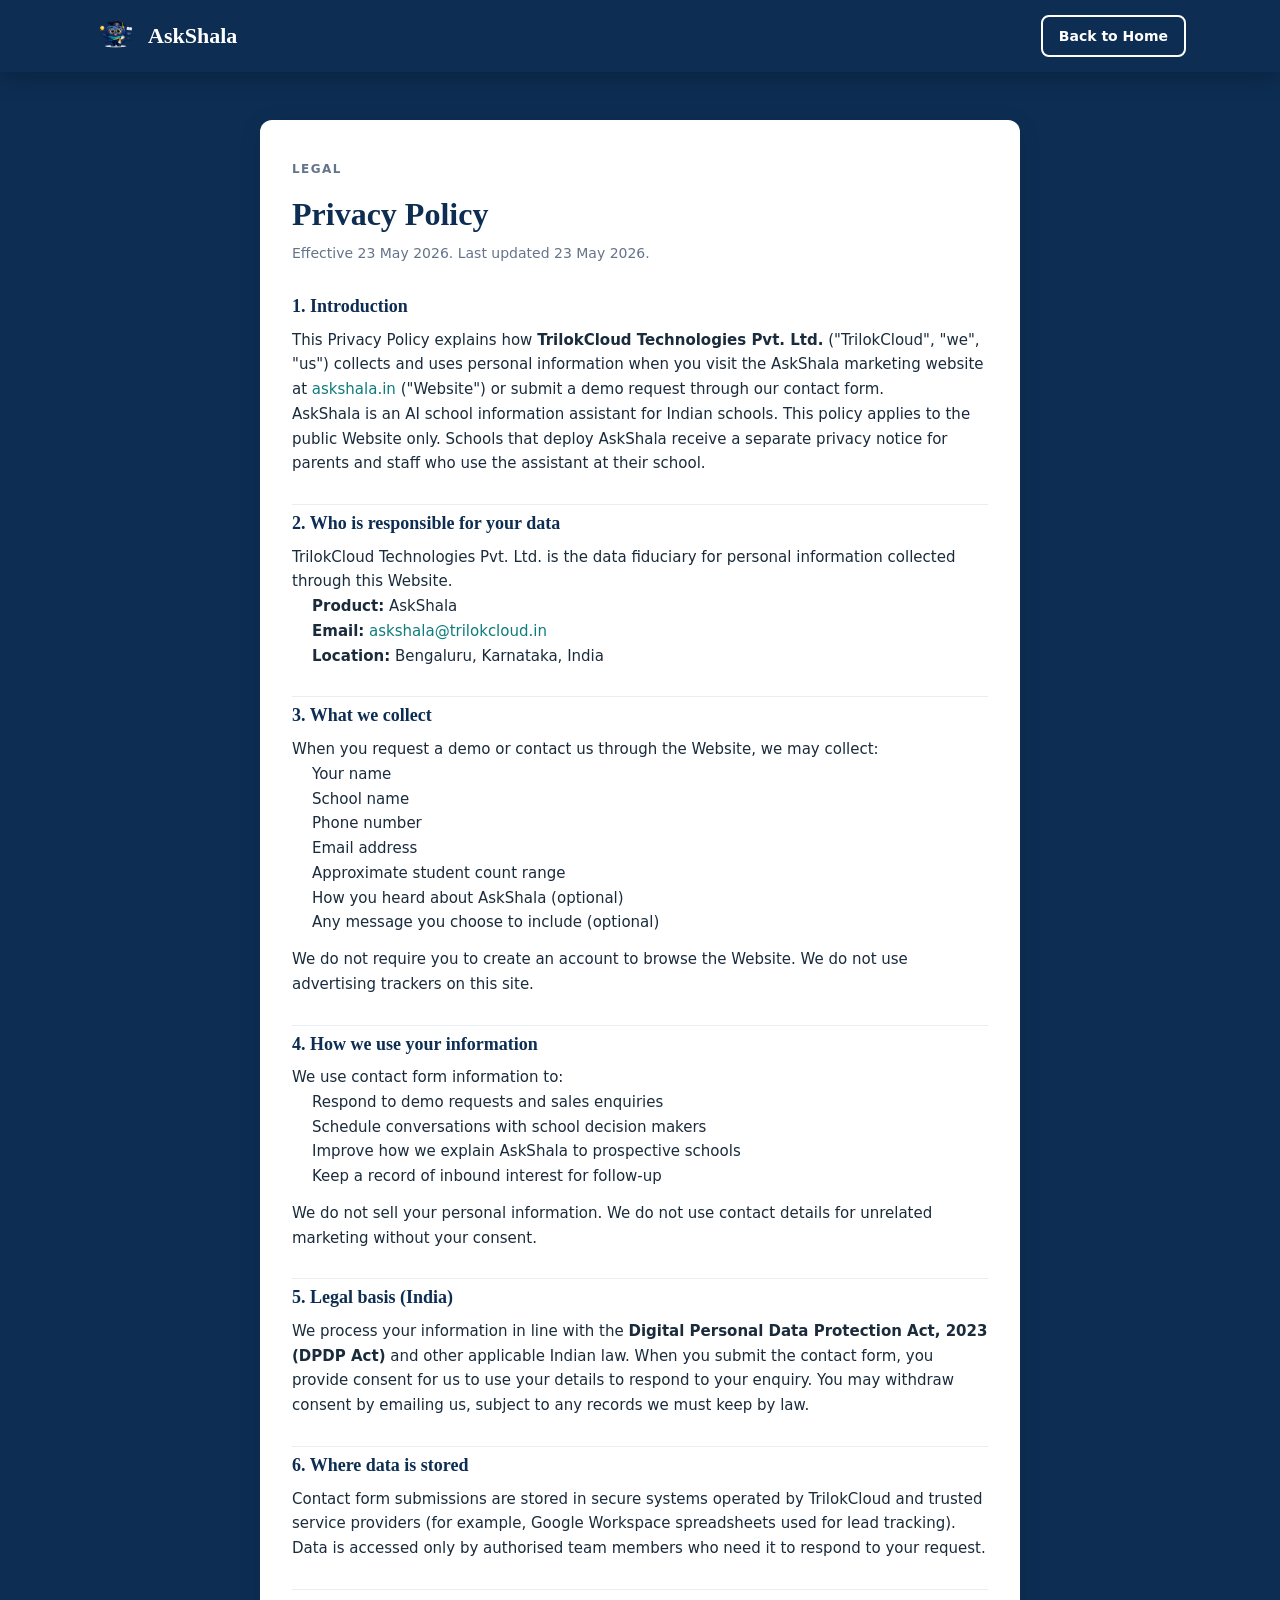
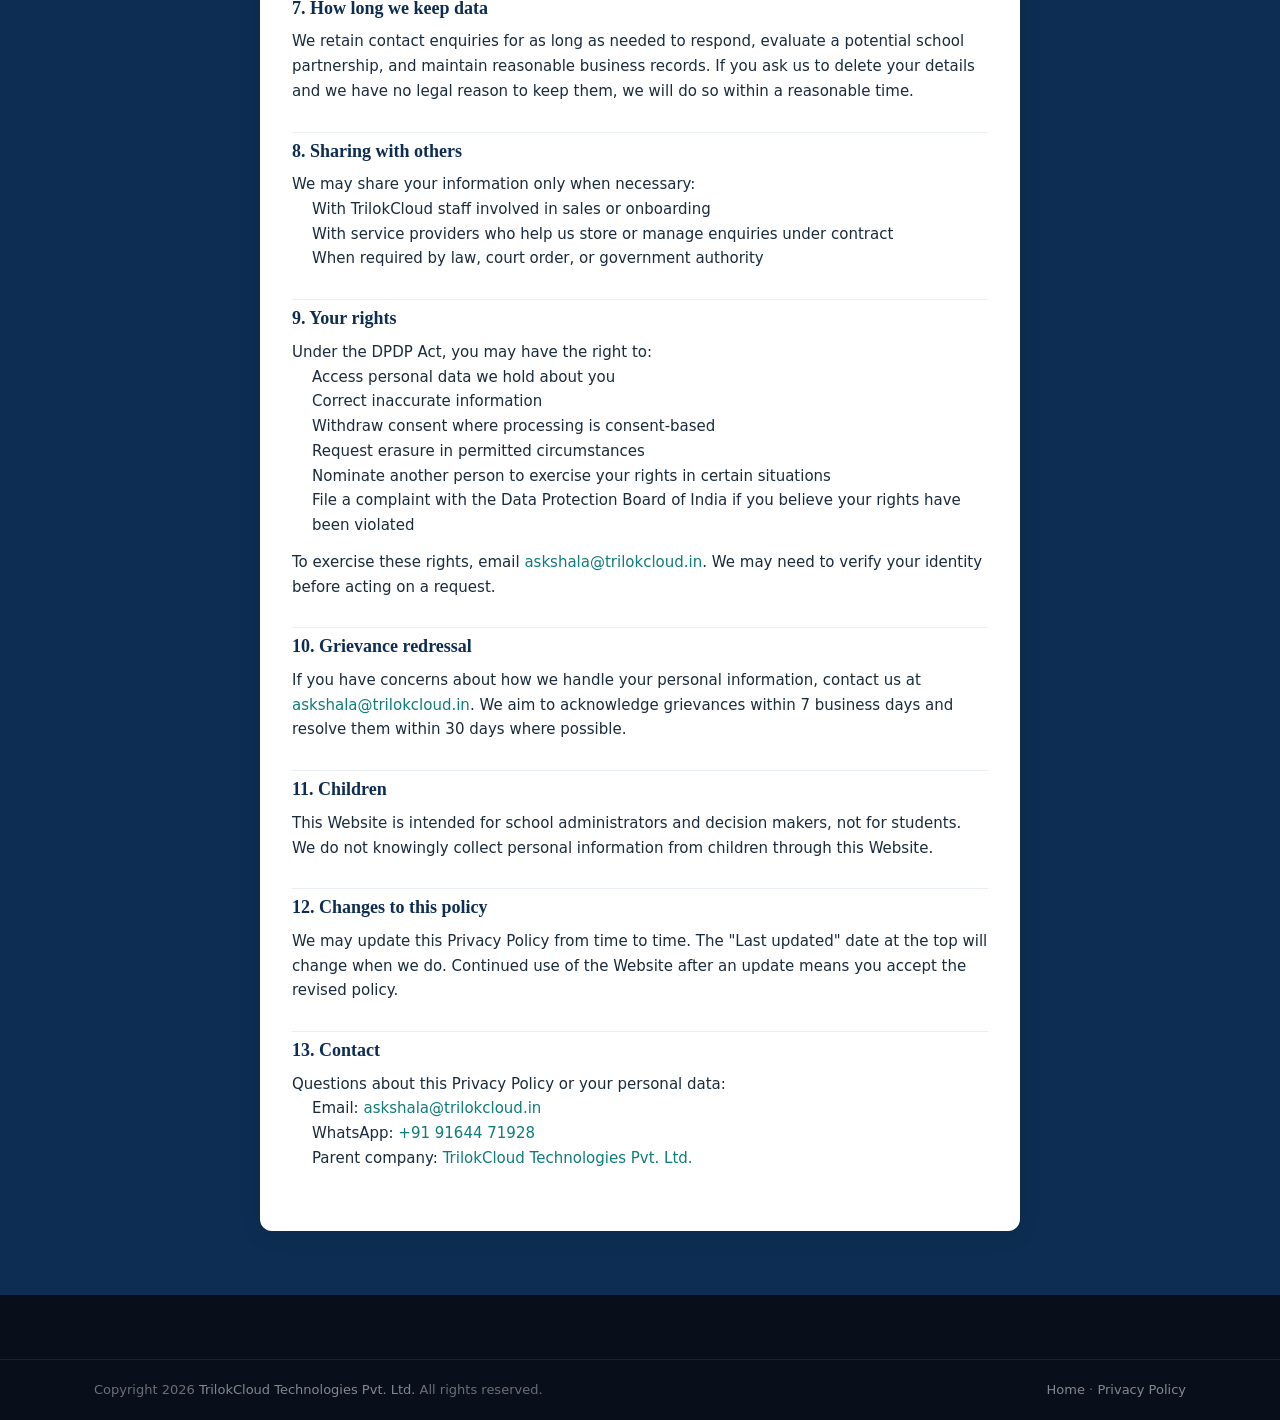
<file: privacy.html>
<!DOCTYPE html>
<html lang="en">
<head>
  <meta charset="UTF-8">
  <meta name="viewport" content="width=device-width, initial-scale=1.0">
  <meta name="description" content="Privacy Policy for the AskShala marketing website. How TrilokCloud Technologies collects and uses contact form information under India's DPDP Act 2023.">
  <meta name="robots" content="index, follow">
  <link rel="canonical" href="https://askshala.in/privacy.html">
  <title>Privacy Policy | AskShala</title>
  <link rel="icon" href="assets/askshala-mascot.png" type="image/png">
  <link rel="stylesheet" href="style.css">
</head>
<body class="legal-page">

  <header class="site-header is-scrolled">
    <nav class="nav container" aria-label="Main navigation">
      <a href="index.html" class="nav__logo">
        <img src="assets/askshala-mascot.png" alt="" class="nav__logo-img" width="44" height="44" aria-hidden="true">
        <span class="nav__logo-text">AskShala</span>
      </a>
      <a href="index.html" class="btn btn--outline btn--sm">Back to Home</a>
    </nav>
  </header>

  <main class="legal-page__main">
    <article class="legal-page__content container">
      <p class="section-label">Legal</p>
      <h1 class="legal-page__title">Privacy Policy</h1>
      <p class="legal-page__meta">Effective 23 May 2026. Last updated 23 May 2026.</p>

      <section class="legal-section">
        <h2>1. Introduction</h2>
        <p>This Privacy Policy explains how <strong>TrilokCloud Technologies Pvt. Ltd.</strong> ("TrilokCloud", "we", "us") collects and uses personal information when you visit the AskShala marketing website at <a href="https://askshala.in">askshala.in</a> ("Website") or submit a demo request through our contact form.</p>
        <p>AskShala is an AI school information assistant for Indian schools. This policy applies to the public Website only. Schools that deploy AskShala receive a separate privacy notice for parents and staff who use the assistant at their school.</p>
      </section>

      <section class="legal-section">
        <h2>2. Who is responsible for your data</h2>
        <p>TrilokCloud Technologies Pvt. Ltd. is the data fiduciary for personal information collected through this Website.</p>
        <ul>
          <li><strong>Product:</strong> AskShala</li>
          <li><strong>Email:</strong> <a href="mailto:askshala@trilokcloud.in">askshala@trilokcloud.in</a></li>
          <li><strong>Location:</strong> Bengaluru, Karnataka, India</li>
        </ul>
      </section>

      <section class="legal-section">
        <h2>3. What we collect</h2>
        <p>When you request a demo or contact us through the Website, we may collect:</p>
        <ul>
          <li>Your name</li>
          <li>School name</li>
          <li>Phone number</li>
          <li>Email address</li>
          <li>Approximate student count range</li>
          <li>How you heard about AskShala (optional)</li>
          <li>Any message you choose to include (optional)</li>
        </ul>
        <p>We do not require you to create an account to browse the Website. We do not use advertising trackers on this site.</p>
      </section>

      <section class="legal-section">
        <h2>4. How we use your information</h2>
        <p>We use contact form information to:</p>
        <ul>
          <li>Respond to demo requests and sales enquiries</li>
          <li>Schedule conversations with school decision makers</li>
          <li>Improve how we explain AskShala to prospective schools</li>
          <li>Keep a record of inbound interest for follow-up</li>
        </ul>
        <p>We do not sell your personal information. We do not use contact details for unrelated marketing without your consent.</p>
      </section>

      <section class="legal-section">
        <h2>5. Legal basis (India)</h2>
        <p>We process your information in line with the <strong>Digital Personal Data Protection Act, 2023 (DPDP Act)</strong> and other applicable Indian law. When you submit the contact form, you provide consent for us to use your details to respond to your enquiry. You may withdraw consent by emailing us, subject to any records we must keep by law.</p>
      </section>

      <section class="legal-section">
        <h2>6. Where data is stored</h2>
        <p>Contact form submissions are stored in secure systems operated by TrilokCloud and trusted service providers (for example, Google Workspace spreadsheets used for lead tracking). Data is accessed only by authorised team members who need it to respond to your request.</p>
      </section>

      <section class="legal-section">
        <h2>7. How long we keep data</h2>
        <p>We retain contact enquiries for as long as needed to respond, evaluate a potential school partnership, and maintain reasonable business records. If you ask us to delete your details and we have no legal reason to keep them, we will do so within a reasonable time.</p>
      </section>

      <section class="legal-section">
        <h2>8. Sharing with others</h2>
        <p>We may share your information only when necessary:</p>
        <ul>
          <li>With TrilokCloud staff involved in sales or onboarding</li>
          <li>With service providers who help us store or manage enquiries under contract</li>
          <li>When required by law, court order, or government authority</li>
        </ul>
      </section>

      <section class="legal-section">
        <h2>9. Your rights</h2>
        <p>Under the DPDP Act, you may have the right to:</p>
        <ul>
          <li>Access personal data we hold about you</li>
          <li>Correct inaccurate information</li>
          <li>Withdraw consent where processing is consent-based</li>
          <li>Request erasure in permitted circumstances</li>
          <li>Nominate another person to exercise your rights in certain situations</li>
          <li>File a complaint with the Data Protection Board of India if you believe your rights have been violated</li>
        </ul>
        <p>To exercise these rights, email <a href="mailto:askshala@trilokcloud.in">askshala@trilokcloud.in</a>. We may need to verify your identity before acting on a request.</p>
      </section>

      <section class="legal-section">
        <h2>10. Grievance redressal</h2>
        <p>If you have concerns about how we handle your personal information, contact us at <a href="mailto:askshala@trilokcloud.in">askshala@trilokcloud.in</a>. We aim to acknowledge grievances within 7 business days and resolve them within 30 days where possible.</p>
      </section>

      <section class="legal-section">
        <h2>11. Children</h2>
        <p>This Website is intended for school administrators and decision makers, not for students. We do not knowingly collect personal information from children through this Website.</p>
      </section>

      <section class="legal-section">
        <h2>12. Changes to this policy</h2>
        <p>We may update this Privacy Policy from time to time. The "Last updated" date at the top will change when we do. Continued use of the Website after an update means you accept the revised policy.</p>
      </section>

      <section class="legal-section">
        <h2>13. Contact</h2>
        <p>Questions about this Privacy Policy or your personal data:</p>
        <ul>
          <li>Email: <a href="mailto:askshala@trilokcloud.in">askshala@trilokcloud.in</a></li>
          <li>WhatsApp: <a href="https://wa.me/919164471928">+91 91644 71928</a></li>
          <li>Parent company: <a href="https://trilokcloud.in" target="_blank" rel="noopener noreferrer">TrilokCloud Technologies Pvt. Ltd.</a></li>
        </ul>
      </section>
    </article>
  </main>

  <footer class="site-footer site-footer--minimal">
    <div class="footer-bar">
      <div class="container footer-bar__inner">
        <p>Copyright 2026 <a href="https://trilokcloud.in" target="_blank" rel="noopener noreferrer">TrilokCloud Technologies Pvt. Ltd.</a> All rights reserved.</p>
        <p><a href="index.html">Home</a> · <a href="privacy.html">Privacy Policy</a></p>
      </div>
    </div>
  </footer>

</body>
</html>
</file>
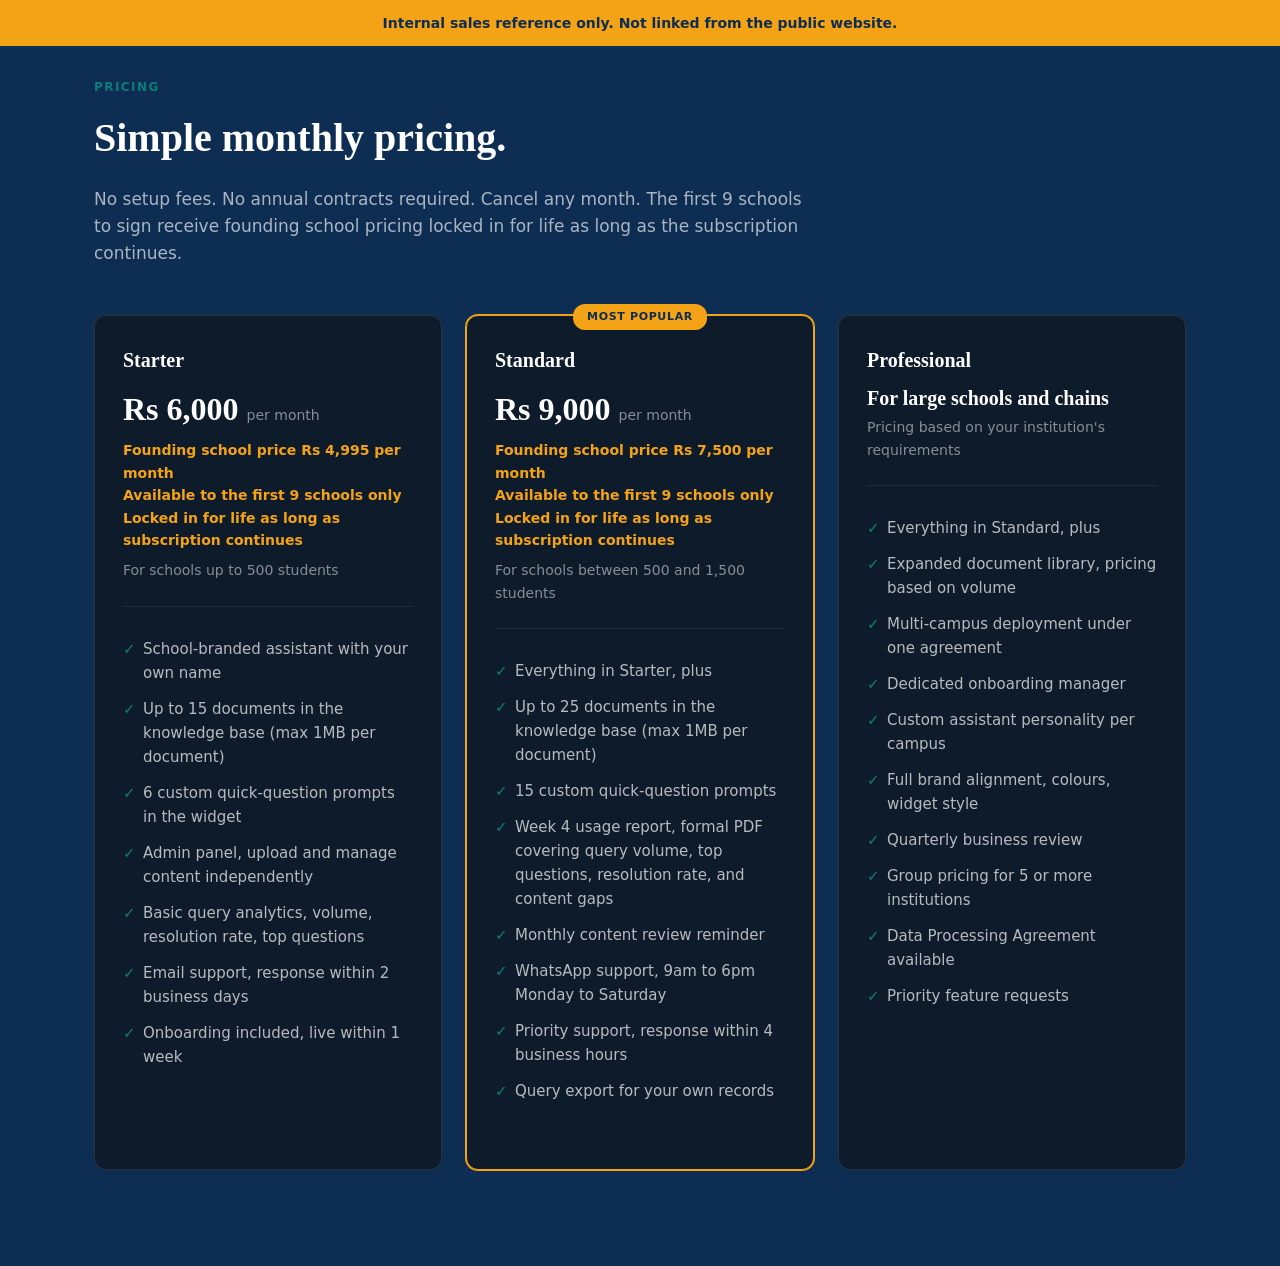
<file: internal/pricing-tiers.html>
<!DOCTYPE html>
<html lang="en">
<head>
  <meta charset="UTF-8">
  <meta name="viewport" content="width=device-width, initial-scale=1.0">
  <meta name="robots" content="noindex, nofollow">
  <title>AskShala Pricing Tiers (Internal)</title>
  <link rel="stylesheet" href="../style.css">
  <style>
    .internal-banner {
      background: var(--gold);
      color: var(--navy);
      text-align: center;
      padding: 12px 16px;
      font-size: 0.875rem;
      font-weight: 700;
    }
    .internal-page { padding-top: 32px; padding-bottom: 64px; }
  </style>
</head>
<body class="section--dark">
  <p class="internal-banner">Internal sales reference only. Not linked from the public website.</p>
  <main class="section section--dark internal-page">
    <div class="container">
      <p class="section-label section-label--teal">PRICING</p>
      <h1 class="section-heading section-heading--light">Simple monthly pricing.</h1>
      <p class="section-intro section-intro--dark">No setup fees. No annual contracts required. Cancel any month. The first 9 schools to sign receive founding school pricing locked in for life as long as the subscription continues.</p>

      <div class="pricing-grid">
        <article class="pricing-card">
          <h2 class="pricing-card__name">Starter</h2>
          <p class="pricing-card__price">Rs 6,000 <span class="pricing-card__period">per month</span></p>
          <p class="pricing-card__founding">Founding school price Rs 4,995 per month<br>
          Available to the first 9 schools only<br>
          Locked in for life as long as subscription continues</p>
          <p class="pricing-card__audience">For schools up to 500 students</p>
          <ul class="pricing-card__features">
            <li>School-branded assistant with your own name</li>
            <li>Up to 15 documents in the knowledge base (max 1MB per document)</li>
            <li>6 custom quick-question prompts in the widget</li>
            <li>Admin panel, upload and manage content independently</li>
            <li>Basic query analytics, volume, resolution rate, top questions</li>
            <li>Email support, response within 2 business days</li>
            <li>Onboarding included, live within 1 week</li>
          </ul>
        </article>

        <article class="pricing-card pricing-card--featured">
          <span class="pricing-card__badge">Most Popular</span>
          <h2 class="pricing-card__name">Standard</h2>
          <p class="pricing-card__price">Rs 9,000 <span class="pricing-card__period">per month</span></p>
          <p class="pricing-card__founding">Founding school price Rs 7,500 per month<br>
          Available to the first 9 schools only<br>
          Locked in for life as long as subscription continues</p>
          <p class="pricing-card__audience">For schools between 500 and 1,500 students</p>
          <ul class="pricing-card__features">
            <li>Everything in Starter, plus</li>
            <li>Up to 25 documents in the knowledge base (max 1MB per document)</li>
            <li>15 custom quick-question prompts</li>
            <li>Week 4 usage report, formal PDF covering query volume, top questions, resolution rate, and content gaps</li>
            <li>Monthly content review reminder</li>
            <li>WhatsApp support, 9am to 6pm Monday to Saturday</li>
            <li>Priority support, response within 4 business hours</li>
            <li>Query export for your own records</li>
          </ul>
        </article>

        <article class="pricing-card">
          <h2 class="pricing-card__name">Professional</h2>
          <p class="pricing-card__price pricing-card__price--contact">For large schools and chains</p>
          <p class="pricing-card__audience">Pricing based on your institution's requirements</p>
          <ul class="pricing-card__features">
            <li>Everything in Standard, plus</li>
            <li>Expanded document library, pricing based on volume</li>
            <li>Multi-campus deployment under one agreement</li>
            <li>Dedicated onboarding manager</li>
            <li>Custom assistant personality per campus</li>
            <li>Full brand alignment, colours, widget style</li>
            <li>Quarterly business review</li>
            <li>Group pricing for 5 or more institutions</li>
            <li>Data Processing Agreement available</li>
            <li>Priority feature requests</li>
          </ul>
        </article>
      </div>
    </div>
  </main>
</body>
</html>
</file>
<file: style.css>
/* AskShala Landing Page — Pure CSS, zero dependencies */

:root {
  --navy: #0D2D52;
  --teal: #0E7C7B;
  --teal-dark: #0A5C5B;
  --gold: #F4A216;
  --gold-hover: #e09412;
  --white: #FFFFFF;
  --off-white: #F4F8FB;
  --text-dark: #1A2B3C;
  --text-grey: #64748B;
  --border-light: #E8EEF4;
  --bg-dark: #080F1A;
  --surface-dark: #0D1B2A;
  --card-dark: #112240;
  --font-heading: Georgia, "Times New Roman", serif;
  --font-body: system-ui, -apple-system, BlinkMacSystemFont, "Segoe UI", Roboto, sans-serif;
  --radius-card: 12px;
  --radius-btn: 8px;
  --transition: 0.2s ease;
  --max-width: 1140px;
  --section-pad: 96px;
  --header-height: 72px;
}

*, *::before, *::after { box-sizing: border-box; margin: 0; padding: 0; }

html {
  scroll-behavior: smooth;
  scroll-padding-top: var(--header-height);
}

body {
  font-family: var(--font-body);
  font-size: 1rem;
  line-height: 1.6;
  color: var(--text-dark);
  background: var(--white);
  -webkit-font-smoothing: antialiased;
}

img { max-width: 100%; height: auto; display: block; }

/* Card layout: icon and title on one row, body below */
.problem-card,
.embed-card,
.use-case-card,
.feature-card {
  display: grid;
  grid-template-columns: auto 1fr;
  column-gap: 14px;
  align-items: center;
}

.problem-card > .card-icon,
.embed-card > .card-icon,
.use-case-card > .card-icon,
.feature-card > .card-icon {
  grid-column: 1;
  grid-row: 1;
  margin-bottom: 0;
}

.problem-card__title,
.embed-card__title,
.use-case-card__title,
.feature-card__title {
  grid-column: 2;
  grid-row: 1;
  margin-bottom: 0;
}

.problem-card__body,
.embed-card__body,
.use-case-card__body,
.feature-card__body {
  grid-column: 1 / -1;
  grid-row: 2;
  margin-top: 12px;
}

.card-header-row {
  display: flex;
  align-items: flex-start;
  gap: 14px;
  margin-bottom: 16px;
}

.card-header-row .card-icon {
  margin-bottom: 0;
  flex-shrink: 0;
}

.card-header-row__text {
  flex: 1;
  min-width: 0;
}

.card-header-row__text .section-label {
  margin-bottom: 6px;
}

.card-header-row__text .admin-panel__heading {
  margin-bottom: 0;
}

a {
  color: var(--teal);
  text-decoration: none;
  transition: color var(--transition), opacity var(--transition);
}

a:hover { color: var(--teal-dark); }
ul { list-style: none; }

h1, h2, h3, h4 {
  font-family: var(--font-heading);
  line-height: 1.2;
  font-weight: 700;
}

.visually-hidden {
  position: absolute;
  width: 1px;
  height: 1px;
  padding: 0;
  margin: -1px;
  overflow: hidden;
  clip: rect(0, 0, 0, 0);
  white-space: nowrap;
  border: 0;
}

.container {
  width: 100%;
  max-width: var(--max-width);
  margin: 0 auto;
  padding: 0 24px;
}

.container--narrow { max-width: 720px; }

.section { padding: var(--section-pad) 0; }
.section--light { background: var(--off-white); }
.section--dark { background: var(--navy); color: var(--white); }
.section--darker { background: var(--bg-dark); color: var(--white); }

.section-label {
  font-size: 0.75rem;
  font-weight: 700;
  letter-spacing: 0.12em;
  text-transform: uppercase;
  color: var(--text-grey);
  margin-bottom: 16px;
}

.section-label--teal { color: var(--teal); }

.section-heading {
  font-size: clamp(1.75rem, 4vw, 2.5rem);
  margin-bottom: 24px;
  color: var(--text-dark);
}

.section-heading--light { color: var(--white); }
.section-heading--center { text-align: center; }

.section-intro {
  font-size: 1.0625rem;
  color: var(--text-grey);
  max-width: 720px;
  margin-bottom: 48px;
}

.section-intro--dark { color: rgba(255, 255, 255, 0.65); }
.section-intro--center { text-align: center; margin-left: auto; margin-right: auto; }
.section-cta { text-align: center; margin-top: 48px; }

.fade-in {
  opacity: 0;
  transform: translateY(20px);
  transition: opacity 0.6s ease, transform 0.6s ease;
}

.fade-in.is-visible { opacity: 1; transform: translateY(0); }

/* Icons */
.icon {
  width: 24px;
  height: 24px;
  flex-shrink: 0;
}

.card-icon {
  display: flex;
  align-items: center;
  justify-content: center;
  width: 44px;
  height: 44px;
  border-radius: 10px;
  margin-bottom: 16px;
}

.card-icon--light {
  background: rgba(14, 124, 123, 0.1);
  color: var(--teal);
}

.card-icon--dark {
  background: rgba(14, 124, 123, 0.15);
  color: var(--teal);
}

.card-icon .icon {
  width: 22px;
  height: 22px;
}

.icon--inline {
  width: 14px;
  height: 14px;
  vertical-align: -2px;
  margin-right: 4px;
}

.icon--trust {
  width: 20px;
  height: 20px;
  color: var(--teal);
}

.trust-points li {
  display: inline-flex;
  align-items: center;
  gap: 8px;
  font-weight: 700;
  font-size: 1rem;
  color: var(--navy);
}

.icon--quote {
  width: 28px;
  height: 28px;
  color: var(--teal);
  opacity: 0.35;
  margin-bottom: 12px;
}

.contact-direct__item {
  display: flex;
  align-items: center;
  justify-content: center;
  gap: 10px;
  color: rgba(255, 255, 255, 0.6);
  margin-bottom: 8px;
}

.icon--contact {
  width: 20px;
  height: 20px;
  color: var(--teal);
}

.icon--contact.icon--whatsapp {
  color: #25D366;
}

.contact-direct__item .whatsapp-link {
  margin-top: 0;
}

.btn {
  display: inline-flex;
  align-items: center;
  justify-content: center;
  padding: 14px 28px;
  font-family: var(--font-body);
  font-size: 0.9375rem;
  font-weight: 600;
  border-radius: var(--radius-btn);
  border: 2px solid transparent;
  cursor: pointer;
  transition: background var(--transition), color var(--transition),
              border-color var(--transition), transform var(--transition),
              box-shadow var(--transition);
  text-decoration: none;
  white-space: nowrap;
}

.btn--primary {
  background: var(--gold);
  color: var(--navy);
  border-color: var(--gold);
}

.btn--primary:hover {
  background: var(--gold-hover);
  border-color: var(--gold-hover);
  color: var(--navy);
  transform: translateY(-1px);
}

.btn--outline {
  background: transparent;
  color: var(--white);
  border-color: var(--white);
}

.btn--outline:hover {
  background: rgba(255, 255, 255, 0.1);
  color: var(--white);
}

.section--light .btn--outline {
  color: var(--navy);
  border-color: var(--navy);
}

.section--light .btn--outline:hover {
  background: rgba(13, 45, 82, 0.06);
  color: var(--navy);
}

.btn--block { width: 100%; }

.btn:focus-visible {
  outline: 2px solid var(--teal);
  outline-offset: 2px;
}

/* Navigation */
.site-header {
  position: fixed;
  top: 0;
  left: 0;
  right: 0;
  z-index: 1000;
  height: var(--header-height);
  transition: background var(--transition), box-shadow var(--transition);
}

.site-header.is-scrolled {
  background: var(--navy);
  box-shadow: 0 4px 24px rgba(0, 0, 0, 0.25);
}

.nav {
  display: flex;
  align-items: center;
  justify-content: space-between;
  height: 100%;
}

.nav__logo {
  display: inline-flex;
  align-items: center;
  gap: 10px;
  flex-wrap: nowrap;
  text-decoration: none;
  line-height: 1;
  flex-shrink: 0;
}

.nav__logo-img {
  height: 44px;
  width: 44px;
  max-width: none;
  object-fit: contain;
  display: block;
  flex-shrink: 0;
}

.nav__logo-text {
  font-family: var(--font-heading);
  font-size: 1.375rem;
  font-weight: 700;
  color: var(--white);
}

.nav__logo:hover { opacity: 0.9; }

.nav__menu {
  display: flex;
  align-items: center;
  gap: 28px;
}

.nav__link {
  font-size: 0.9375rem;
  font-weight: 500;
  color: rgba(255, 255, 255, 0.85);
  text-decoration: none;
  transition: color var(--transition);
  position: relative;
}

.nav__link:hover,
.nav__link.is-active { color: var(--white); }

.nav__link.is-active::after {
  content: "";
  position: absolute;
  bottom: -4px;
  left: 0;
  right: 0;
  height: 2px;
  background: var(--gold);
  border-radius: 1px;
}

.btn--nav { padding: 10px 20px; font-size: 0.875rem; }

.nav__toggle {
  display: none;
  flex-direction: column;
  justify-content: center;
  gap: 5px;
  width: 40px;
  height: 40px;
  background: none;
  border: none;
  cursor: pointer;
  padding: 4px;
}

.nav__toggle-bar {
  display: block;
  width: 24px;
  height: 2px;
  background: var(--white);
  border-radius: 2px;
  transition: transform var(--transition), opacity var(--transition);
}

.nav__toggle[aria-expanded="true"] .nav__toggle-bar:nth-child(1) {
  transform: translateY(7px) rotate(45deg);
}

.nav__toggle[aria-expanded="true"] .nav__toggle-bar:nth-child(2) { opacity: 0; }

.nav__toggle[aria-expanded="true"] .nav__toggle-bar:nth-child(3) {
  transform: translateY(-7px) rotate(-45deg);
}

/* Hero */
.hero {
  position: relative;
  min-height: 100vh;
  display: flex;
  align-items: center;
  background: var(--navy);
  color: var(--white);
  padding-top: var(--header-height);
  overflow: hidden;
}

.hero__bg {
  position: absolute;
  inset: 0;
  background: linear-gradient(135deg, var(--navy) 0%, var(--surface-dark) 40%, var(--teal-dark) 70%, var(--navy) 100%);
  background-size: 400% 400%;
  animation: heroGradient 18s ease infinite;
  opacity: 0.85;
}

@keyframes heroGradient {
  0%, 100% { background-position: 0% 50%; }
  50% { background-position: 100% 50%; }
}

.hero__inner {
  position: relative;
  z-index: 1;
  display: grid;
  grid-template-columns: 1fr 1fr;
  gap: 48px;
  align-items: center;
  padding-top: 48px;
  padding-bottom: 48px;
}

.hero__content { order: 1; }

.hero__visual {
  order: 2;
  position: relative;
  display: flex;
  justify-content: center;
  align-items: center;
}

.hero__mascot {
  width: min(360px, 80vw);
  filter: drop-shadow(0 16px 48px rgba(0, 0, 0, 0.3));
}

.hero__heading {
  font-size: clamp(2rem, 5vw, 3rem);
  color: var(--white);
  margin-bottom: 12px;
}

.hero__tagline {
  font-size: 1.125rem;
  font-weight: 600;
  color: var(--gold);
  margin-bottom: 16px;
}

.hero__subtext {
  font-size: 1.0625rem;
  color: rgba(255, 255, 255, 0.7);
  margin-bottom: 32px;
  max-width: 520px;
}

.hero__actions {
  display: flex;
  flex-wrap: wrap;
  gap: 16px;
  margin-bottom: 24px;
}

.hero__trust {
  font-size: 0.8125rem;
  color: rgba(255, 255, 255, 0.5);
}

.hero__chips { position: absolute; inset: 0; pointer-events: none; }

.hero__chip {
  position: absolute;
  background: var(--surface-dark);
  border: 1px solid rgba(255, 255, 255, 0.12);
  color: var(--white);
  font-size: 0.75rem;
  font-weight: 600;
  padding: 8px 14px;
  border-radius: 20px;
  white-space: nowrap;
  opacity: 0;
  transform: translateY(10px);
  animation: chipFadeIn 0.6s ease forwards;
}

.hero__chip--1 { top: 8%; right: -8%; animation-delay: 0.4s; }
.hero__chip--2 { bottom: 30%; left: -12%; animation-delay: 0.7s; }
.hero__chip--3 { bottom: 8%; right: 0; animation-delay: 1s; }

@keyframes chipFadeIn {
  to { opacity: 1; transform: translateY(0); }
}

/* Problem */
.problem-grid {
  display: grid;
  grid-template-columns: repeat(2, 1fr);
  gap: 24px;
  margin-bottom: 48px;
}

.problem-card {
  background: var(--white);
  border: 1px solid var(--border-light);
  border-radius: var(--radius-card);
  padding: 28px 28px 28px 32px;
  border-left: 4px solid var(--teal);
}

.problem-card__title {
  font-family: var(--font-body);
  font-size: 1.0625rem;
  font-weight: 700;
  color: var(--text-dark);
}

.problem-card__body { font-size: 0.9375rem; color: var(--text-grey); }

.problem-statement {
  text-align: center;
  font-family: var(--font-heading);
  font-size: 1.5rem;
  font-weight: 700;
  color: var(--navy);
}

/* How It Works */
.steps {
  display: grid;
  grid-template-columns: repeat(3, 1fr);
  gap: 32px;
  margin-bottom: 64px;
  list-style: none;
}

.steps--four {
  grid-template-columns: repeat(4, 1fr);
}

.step {
  display: grid;
  grid-template-columns: auto 1fr;
  column-gap: 12px;
  align-items: center;
}

.step__number {
  grid-column: 1;
  grid-row: 1;
  font-family: var(--font-heading);
  font-size: 2.25rem;
  font-weight: 700;
  color: var(--gold);
  line-height: 1;
  margin-bottom: 0;
}

.step__title {
  grid-column: 2;
  grid-row: 1;
  font-size: 1.25rem;
  color: var(--white);
  margin-bottom: 0;
}

.step__body {
  grid-column: 1 / -1;
  grid-row: 2;
  margin-top: 12px;
  font-size: 0.9375rem;
  color: rgba(255, 255, 255, 0.65);
}

.flow {
  display: flex;
  flex-wrap: wrap;
  align-items: center;
  justify-content: center;
  gap: 12px;
  padding: 32px 24px;
  background: rgba(255, 255, 255, 0.04);
  border: 1px solid rgba(255, 255, 255, 0.08);
  border-radius: var(--radius-card);
}

.flow__item {
  background: var(--surface-dark);
  border: 1px solid rgba(255, 255, 255, 0.12);
  padding: 14px 20px;
  border-radius: var(--radius-btn);
  font-size: 0.875rem;
  font-weight: 600;
  color: var(--white);
  text-align: center;
}

.flow__item--highlight { background: var(--teal-dark); border-color: var(--teal); }
.flow__arrow { font-size: 1.25rem; color: var(--gold); font-weight: 700; }

/* Embed options */
.embed-layout {
  display: grid;
  grid-template-columns: minmax(220px, 300px) 1fr;
  gap: 48px;
  align-items: start;
  margin-top: 40px;
}

.embed-showcase {
  margin: 0;
  text-align: center;
}

.embed-showcase__image {
  width: 100%;
  max-width: 280px;
  height: auto;
  border-radius: var(--radius-card);
  box-shadow: 0 20px 60px rgba(13, 45, 82, 0.16);
  border: 1px solid var(--border-light);
}

.embed-showcase__caption {
  font-size: 0.8125rem;
  color: var(--text-grey);
  margin-top: 12px;
  max-width: 280px;
  margin-left: auto;
  margin-right: auto;
  line-height: 1.5;
}

.embed-grid {
  display: grid;
  grid-template-columns: repeat(2, 1fr);
  gap: 24px;
}

.embed-card {
  background: var(--white);
  border: 1px solid var(--border-light);
  border-radius: var(--radius-card);
  padding: 28px 28px 28px 32px;
  border-left: 4px solid var(--teal);
}

.embed-card__title {
  font-family: var(--font-body);
  font-size: 1.0625rem;
  font-weight: 700;
  color: var(--text-dark);
}

.embed-card__body { font-size: 0.9375rem; color: var(--text-grey); }

/* Use cases */
.use-cases-grid {
  display: grid;
  grid-template-columns: repeat(2, 1fr);
  gap: 24px;
}

.use-case-card {
  background: var(--white);
  border: 1px solid var(--border-light);
  border-radius: var(--radius-card);
  padding: 28px 28px 28px 32px;
  border-left: 4px solid var(--teal);
}

.use-case-card__title {
  font-family: var(--font-body);
  font-size: 1.0625rem;
  font-weight: 700;
  color: var(--text-dark);
}

.use-case-card__body { font-size: 0.9375rem; color: var(--text-grey); }

/* Privacy and trust */
.privacy-trust-grid {
  display: grid;
  grid-template-columns: repeat(2, 1fr);
  gap: 20px;
  list-style: none;
  margin: 0 0 24px;
  padding: 0;
}

.privacy-trust-item {
  display: flex;
  align-items: flex-start;
  gap: 12px;
  background: rgba(255, 255, 255, 0.04);
  border: 1px solid rgba(255, 255, 255, 0.1);
  border-radius: var(--radius-card);
  padding: 20px;
  font-size: 0.9375rem;
  font-weight: 600;
  color: rgba(255, 255, 255, 0.88);
  line-height: 1.5;
}

.privacy-trust-item .icon--trust {
  flex-shrink: 0;
  margin-top: 2px;
  color: var(--gold);
}

.privacy-trust-note {
  text-align: center;
  font-size: 0.875rem;
  color: rgba(255, 255, 255, 0.55);
  max-width: 640px;
  margin: 0 auto;
  line-height: 1.6;
}

.privacy-trust-note a { color: var(--gold); font-weight: 600; }

/* First Deployment */
.deployment__grid {
  display: grid;
  grid-template-columns: 1.2fr 0.8fr;
  gap: 48px;
  align-items: center;
}

.deployment__text p {
  color: var(--text-grey);
  margin-bottom: 20px;
  font-size: 1.0625rem;
}

.deployment__chips {
  display: flex;
  flex-wrap: wrap;
  gap: 12px;
  margin: 28px 0;
}

.deployment__chips li {
  display: inline-flex;
  align-items: center;
  gap: 6px;
  background: var(--navy);
  color: var(--gold);
  font-size: 0.8125rem;
  font-weight: 700;
  padding: 8px 16px;
  border-radius: 20px;
}

.deployment__note {
  font-size: 0.875rem;
  font-style: italic;
  color: var(--text-grey);
}

.deployment__visual { display: flex; justify-content: center; }

.deployment__mascot {
  width: min(320px, 70vw);
  filter: drop-shadow(0 8px 32px rgba(13, 45, 82, 0.15));
}

/* Features */
.features-grid {
  display: grid;
  grid-template-columns: repeat(3, 1fr);
  gap: 24px;
}

.feature-card {
  background: var(--card-dark);
  border-top: 3px solid var(--teal);
  border-radius: var(--radius-card);
  padding: 28px;
}

.feature-card__title {
  font-family: var(--font-body);
  font-size: 1.0625rem;
  font-weight: 700;
  color: var(--white);
}

.feature-card__body { font-size: 0.9375rem; color: rgba(255, 255, 255, 0.6); }

/* Admin panel */
.admin-panel {
  margin-top: 48px;
  padding-top: 48px;
  border-top: 1px solid rgba(255, 255, 255, 0.1);
}

.admin-panel__grid {
  display: grid;
  grid-template-columns: 1fr 1fr;
  gap: 40px;
  align-items: center;
}

.admin-panel__heading {
  font-family: var(--font-heading);
  font-size: 1.5rem;
  color: var(--white);
}

.admin-panel__intro {
  font-size: 0.9375rem;
  color: rgba(255, 255, 255, 0.65);
  margin-bottom: 20px;
  line-height: 1.65;
}

.admin-panel__list {
  list-style: none;
  margin: 0;
  padding: 0;
}

.admin-panel__list li {
  position: relative;
  padding-left: 22px;
  margin-bottom: 10px;
  font-size: 0.9375rem;
  color: rgba(255, 255, 255, 0.78);
}

.admin-panel__list li::before {
  content: "";
  position: absolute;
  left: 0;
  top: 0.55em;
  width: 8px;
  height: 8px;
  border-radius: 50%;
  background: var(--teal);
}

.admin-panel__image {
  width: 100%;
  height: auto;
  display: block;
  border-radius: var(--radius-card);
  box-shadow: 0 12px 40px rgba(0, 0, 0, 0.25);
}

.admin-panel__visual-note {
  font-size: 0.75rem;
  color: rgba(255, 255, 255, 0.45);
  text-align: center;
  margin-top: 12px;
}

/* Testimonials */
.testimonials-grid {
  display: grid;
  grid-template-columns: repeat(2, 1fr);
  gap: 24px;
  margin-bottom: 32px;
}

.testimonial-card {
  background: var(--white);
  border: 1px solid var(--border-light);
  border-radius: var(--radius-card);
  padding: 32px;
  border-left: 4px solid var(--teal);
  margin: 0;
}

.testimonial-card__quote {
  font-size: 17px;
  line-height: 1.7;
  color: var(--text-dark);
  font-style: italic;
}

.testimonial-card__attribution {
  font-size: 13px;
  color: var(--text-grey);
  margin-top: 16px;
  font-style: normal;
}

.testimonials-note {
  text-align: center;
  font-size: 0.8125rem;
  font-style: italic;
  color: var(--text-grey);
}

/* FAQ Accordion */
.faq-list { max-width: 800px; }

.faq-item {
  background: var(--card-dark);
  border-radius: var(--radius-btn);
  margin-bottom: 8px;
  overflow: hidden;
}

.faq-question {
  width: 100%;
  display: flex;
  align-items: center;
  justify-content: space-between;
  gap: 16px;
  padding: 20px 24px;
  background: none;
  border: none;
  cursor: pointer;
  text-align: left;
  font-family: var(--font-body);
  font-size: 16px;
  font-weight: 700;
  color: var(--white);
  transition: background var(--transition);
}

.faq-question:hover { background: rgba(255, 255, 255, 0.03); }

.faq-question:focus-visible {
  outline: 2px solid var(--teal);
  outline-offset: -2px;
}

.faq-indicator {
  flex-shrink: 0;
  font-size: 1.25rem;
  font-weight: 700;
  color: var(--teal);
  line-height: 1;
}

.faq-answer {
  max-height: 0;
  overflow: hidden;
  transition: max-height 0.25s ease;
}

.faq-answer p {
  padding: 0 24px 20px 24px;
  font-size: 15px;
  line-height: 1.7;
  color: #94A3B8;
}

.faq-item.is-open .faq-answer {
  max-height: var(--faq-height, 500px);
}

/* Pilot Timeline */
.timeline {
  border: 1px solid var(--border-light);
  border-radius: var(--radius-card);
  overflow: hidden;
  background: var(--white);
  margin-bottom: 40px;
}

.timeline__row {
  display: grid;
  grid-template-columns: 140px 1fr;
  border-bottom: 1px solid var(--border-light);
}

.timeline__row:last-child { border-bottom: none; }
.timeline__row--highlight { background: rgba(14, 124, 123, 0.08); }
.timeline__row--highlight .timeline__week { color: var(--teal-dark); font-weight: 700; }

.timeline__week {
  padding: 20px 24px;
  font-weight: 600;
  font-size: 0.9375rem;
  color: var(--navy);
  border-right: 1px solid var(--border-light);
  background: var(--off-white);
}

.timeline__detail {
  padding: 20px 24px;
  font-size: 0.9375rem;
  color: var(--text-grey);
}

.trust-points {
  display: flex;
  flex-wrap: wrap;
  justify-content: center;
  gap: 32px;
  margin-bottom: 16px;
}

/* Pricing (public CTA and internal tier reference page) */
.pricing-cta {
  max-width: 720px;
  margin: 0 auto;
  text-align: center;
}

.pricing-cta__points {
  list-style: none;
  margin: 0 0 32px;
  padding: 0;
  text-align: left;
  display: inline-block;
}

.pricing-cta__points li {
  position: relative;
  padding-left: 22px;
  margin-bottom: 10px;
  font-size: 0.9375rem;
  color: rgba(255, 255, 255, 0.78);
}

.pricing-cta__points li::before {
  content: "";
  position: absolute;
  left: 0;
  top: 0.55em;
  width: 8px;
  height: 8px;
  border-radius: 50%;
  background: var(--teal);
}

.pricing-cta__actions {
  display: flex;
  flex-wrap: wrap;
  gap: 16px;
  justify-content: center;
}

.pricing-grid {
  display: grid;
  grid-template-columns: repeat(3, 1fr);
  gap: 24px;
  margin-bottom: 32px;
}

.pricing-card {
  background: var(--surface-dark);
  border: 1px solid rgba(255, 255, 255, 0.1);
  border-radius: var(--radius-card);
  padding: 32px 28px;
  display: flex;
  flex-direction: column;
  transition: transform var(--transition), box-shadow var(--transition),
              border-color var(--transition);
}

.pricing-card:hover {
  transform: translateY(-4px);
  box-shadow: 0 12px 40px rgba(0, 0, 0, 0.3);
  border-color: rgba(14, 124, 123, 0.4);
}

.pricing-card--featured {
  border-color: var(--gold);
  position: relative;
  box-shadow: 0 0 0 1px var(--gold);
}

.pricing-card--featured:hover {
  border-color: var(--gold);
  box-shadow: 0 8px 40px rgba(244, 162, 22, 0.2), 0 0 0 1px var(--gold);
}

.pricing-card__badge {
  position: absolute;
  top: -12px;
  left: 50%;
  transform: translateX(-50%);
  background: var(--gold);
  color: var(--navy);
  font-size: 0.6875rem;
  font-weight: 700;
  text-transform: uppercase;
  letter-spacing: 0.06em;
  padding: 4px 14px;
  border-radius: 12px;
  white-space: nowrap;
}

.pricing-card__name { font-size: 1.25rem; color: var(--white); margin-bottom: 12px; }

.pricing-card__price {
  font-family: var(--font-heading);
  font-size: 2rem;
  font-weight: 700;
  color: var(--white);
  margin-bottom: 4px;
}

.pricing-card__price--contact {
  font-size: 1.25rem;
  line-height: 1.4;
}

.pricing-card__period {
  font-family: var(--font-body);
  font-size: 0.875rem;
  font-weight: 400;
  color: rgba(255, 255, 255, 0.5);
}

.pricing-card__founding {
  font-size: 0.875rem;
  color: var(--gold);
  font-weight: 600;
  margin-bottom: 8px;
}

.pricing-card__contact-note {
  font-size: 0.8125rem;
  font-style: italic;
  color: rgba(255, 255, 255, 0.45);
  margin-bottom: 8px;
}

.pricing-card__audience {
  font-size: 0.875rem;
  color: rgba(255, 255, 255, 0.5);
  margin-bottom: 24px;
  padding-bottom: 24px;
  border-bottom: 1px solid rgba(255, 255, 255, 0.08);
}

.pricing-card__features { flex: 1; margin-bottom: 28px; }

.pricing-card__features li {
  font-size: 0.9375rem;
  color: rgba(255, 255, 255, 0.7);
  padding: 6px 0 6px 20px;
  position: relative;
}

.pricing-card__features li::before {
  content: "✓";
  position: absolute;
  left: 0;
  color: var(--teal);
  font-weight: 700;
}

.pricing-note {
  text-align: center;
  font-size: 0.875rem;
  font-style: italic;
  color: rgba(255, 255, 255, 0.5);
}

/* About */
.about-grid { display: grid; grid-template-columns: 1fr 1fr; gap: 48px; }
.about-block p { color: var(--text-grey); margin-bottom: 16px; font-size: 1rem; }
.about-block__subheading { font-size: 1.125rem; color: var(--navy); margin-bottom: 16px; }
.about-links { margin-top: 20px; }
.about-links li { margin-bottom: 10px; }
.about-links a {
  display: inline-flex;
  align-items: center;
  gap: 10px;
  font-weight: 600;
}

.icon--about {
  width: 20px;
  height: 20px;
  color: var(--teal);
  flex-shrink: 0;
}

.icon--about.icon--linkedin {
  color: #0A66C2;
}

.icon--about.icon--x {
  color: var(--text-dark);
}

/* Contact */
.contact-cta {
  display: grid;
  grid-template-columns: repeat(2, 1fr);
  gap: 20px;
  margin-bottom: 28px;
}

.contact-cta__card {
  display: flex;
  flex-direction: column;
  align-items: center;
  text-align: center;
  gap: 8px;
  padding: 28px 24px;
  background: rgba(255, 255, 255, 0.04);
  border: 1px solid rgba(255, 255, 255, 0.12);
  border-radius: var(--radius-card);
  text-decoration: none;
  transition: border-color var(--transition), background var(--transition), transform var(--transition);
}

.contact-cta__card:hover {
  background: rgba(255, 255, 255, 0.07);
  border-color: var(--teal);
  transform: translateY(-2px);
}

.contact-cta__card--whatsapp:hover {
  border-color: #25D366;
}

.contact-cta__icon {
  display: flex;
  align-items: center;
  justify-content: center;
  width: 48px;
  height: 48px;
  border-radius: 12px;
  background: rgba(14, 124, 123, 0.18);
  color: var(--teal);
}

.contact-cta__icon .icon {
  width: 24px;
  height: 24px;
}

.contact-cta__icon--whatsapp {
  background: rgba(37, 211, 102, 0.15);
  color: #25D366;
}

.contact-cta__label {
  font-size: 0.75rem;
  font-weight: 700;
  letter-spacing: 0.08em;
  text-transform: uppercase;
  color: rgba(255, 255, 255, 0.55);
}

.contact-cta__value {
  font-size: 1rem;
  font-weight: 600;
  color: var(--white);
  line-height: 1.4;
}

.contact-cta__location {
  display: flex;
  align-items: center;
  justify-content: center;
  gap: 8px;
  font-size: 0.9375rem;
  color: rgba(255, 255, 255, 0.6);
  margin: 0;
}

/* Contact Form (hidden until backend configured) */
.contact-form { margin-bottom: 32px; }
.form-row { display: grid; grid-template-columns: 1fr 1fr; gap: 20px; }
.form-group { margin-bottom: 20px; }

.form-group label {
  display: block;
  font-size: 0.875rem;
  font-weight: 600;
  color: rgba(255, 255, 255, 0.85);
  margin-bottom: 8px;
}

.required { color: var(--gold); }

.form-group input,
.form-group select,
.form-group textarea {
  width: 100%;
  padding: 12px 16px;
  font-family: var(--font-body);
  font-size: 0.9375rem;
  color: var(--text-dark);
  background: var(--white);
  border: 1px solid var(--border-light);
  border-radius: var(--radius-btn);
  transition: border-color var(--transition), box-shadow var(--transition);
}

.form-group input:focus,
.form-group select:focus,
.form-group textarea:focus {
  outline: none;
  border-color: var(--teal);
  box-shadow: 0 0 0 3px rgba(14, 124, 123, 0.25);
}

.form-group input.is-invalid,
.form-group select.is-invalid { border-color: #dc3545; }

.form-error {
  display: block;
  font-size: 0.8125rem;
  color: #ff6b6b;
  margin-top: 6px;
  min-height: 1.2em;
}

.form-success {
  background: rgba(14, 124, 123, 0.15);
  border: 1px solid var(--teal);
  border-radius: var(--radius-card);
  padding: 24px;
  text-align: center;
  margin-bottom: 32px;
}

.form-success p { color: var(--white); font-size: 1rem; }
.form-success a { color: var(--gold); font-weight: 600; }

.form-privacy-note {
  font-size: 0.8125rem;
  color: rgba(255, 255, 255, 0.55);
  margin-bottom: 16px;
  line-height: 1.5;
}

.form-privacy-note a { color: var(--gold); }

.form-honeypot {
  position: absolute;
  left: -9999px;
  width: 1px;
  height: 1px;
  overflow: hidden;
  opacity: 0;
  pointer-events: none;
}

.form-submit-error {
  background: rgba(220, 53, 69, 0.15);
  border: 1px solid #ff6b6b;
  border-radius: var(--radius-card);
  color: #ffb4b4;
  font-size: 0.875rem;
  margin-bottom: 16px;
  padding: 12px 14px;
}

.contact-direct { text-align: center; }
.contact-direct p { color: rgba(255, 255, 255, 0.6); margin-bottom: 4px; }
.contact-direct a { color: var(--gold); font-weight: 600; }

.whatsapp-link {
  color: #25D366;
  font-size: 1rem;
  text-decoration: none;
  display: inline-block;
  margin-top: 8px;
}

.whatsapp-link:hover {
  color: #25D366;
  text-decoration: underline;
}

.footer-company a {
  color: rgba(255, 255, 255, 0.6);
  font-weight: 600;
}

.footer-company a:hover { color: var(--white); }

.footer-bar a {
  color: rgba(255, 255, 255, 0.5);
  text-decoration: none;
}

.footer-bar a:hover {
  color: rgba(255, 255, 255, 0.75);
  text-decoration: underline;
}

/* Footer */
.site-footer {
  background: var(--bg-dark);
  color: rgba(255, 255, 255, 0.7);
  padding-top: 64px;
}

.footer-grid {
  display: grid;
  grid-template-columns: repeat(4, 1fr);
  gap: 32px;
  padding-bottom: 48px;
}

.footer-logo {
  display: inline-block;
  margin-bottom: 8px;
  line-height: 0;
  text-decoration: none;
}

.footer-logo__img {
  height: 48px;
  width: 48px;
  max-width: none;
  object-fit: contain;
  display: block;
}

.footer-logo:hover { opacity: 0.9; }

.footer-tagline { font-size: 0.875rem; color: rgba(255, 255, 255, 0.6); margin-bottom: 8px; }
.footer-company { font-size: 0.8125rem; color: rgba(255, 255, 255, 0.4); }

.footer-heading {
  font-family: var(--font-body);
  font-size: 0.8125rem;
  font-weight: 700;
  text-transform: uppercase;
  letter-spacing: 0.08em;
  color: var(--white);
  margin-bottom: 16px;
}

.footer-links li { margin-bottom: 10px; }
.footer-links a { color: rgba(255, 255, 255, 0.6); font-size: 0.875rem; }
.footer-links a:hover { color: var(--white); }

.footer-bar { border-top: 1px solid rgba(255, 255, 255, 0.08); padding: 20px 0; }

.footer-bar__inner {
  display: flex;
  justify-content: space-between;
  align-items: center;
  flex-wrap: wrap;
  gap: 12px;
}

.footer-bar p { font-size: 0.8125rem; color: rgba(255, 255, 255, 0.4); }

/* 404 Page */
.error-page {
  min-height: 100vh;
  display: flex;
  align-items: center;
  justify-content: center;
  background: var(--navy);
  color: var(--white);
}

.error-page__main { text-align: center; max-width: 480px; padding: 48px 24px; }
.error-page__title { font-size: 2rem; margin-bottom: 16px; }
.error-page__text { color: rgba(255, 255, 255, 0.65); margin-bottom: 32px; }

/* --- Legal pages (privacy policy) --- */
.legal-page { background: var(--navy); min-height: 100vh; }

.legal-page__main {
  padding: 120px 0 64px;
}

.legal-page__content {
  max-width: 760px;
  background: var(--white);
  border-radius: var(--radius-card);
  padding: 40px 32px 48px;
  box-shadow: 0 4px 24px rgba(0, 0, 0, 0.08);
}

.legal-page__title {
  color: var(--navy);
  font-size: 2rem;
  margin-bottom: 8px;
}

.legal-page__meta {
  color: var(--text-grey);
  font-size: 0.875rem;
  margin-bottom: 32px;
}

.legal-section h2 {
  color: var(--navy);
  font-size: 1.125rem;
  margin: 28px 0 10px;
  padding-top: 8px;
  border-top: 1px solid var(--border-light);
}

.legal-section:first-of-type h2 {
  border-top: none;
  margin-top: 0;
  padding-top: 0;
}

.legal-section p,
.legal-section li {
  color: var(--text-dark);
  font-size: 0.9375rem;
  line-height: 1.65;
}

.legal-section ul {
  margin: 0 0 12px 1.25rem;
}

.legal-section a { color: var(--teal); }

.site-footer--minimal { margin-top: 0; }

.btn--sm {
  font-size: 0.875rem;
  padding: 8px 16px;
}

/* Tablet */
@media (max-width: 1023px) {
  :root { --section-pad: 64px; }

  .hero__inner { grid-template-columns: 1fr; text-align: center; }
  .hero__visual { order: 1; }
  .hero__content { order: 2; }
  .hero__subtext { margin-left: auto; margin-right: auto; }
  .hero__actions { justify-content: center; }
  .hero__chip--1 { right: 0; top: 0; }
  .hero__chip--2 { left: 0; }
  .steps { grid-template-columns: 1fr; gap: 40px; }
  .steps--four { grid-template-columns: repeat(2, 1fr); }
  .admin-panel__grid { grid-template-columns: 1fr; }
  .embed-layout { grid-template-columns: 1fr; gap: 32px; }
  .embed-showcase__image { max-width: 240px; }
  .deployment__grid { grid-template-columns: 1fr; }
  .deployment__visual { order: -1; }
  .features-grid { grid-template-columns: repeat(2, 1fr); }
  .testimonials-grid { grid-template-columns: 1fr; }
  .pricing-grid { grid-template-columns: 1fr; max-width: 420px; margin-left: auto; margin-right: auto; }
  .about-grid { grid-template-columns: 1fr; gap: 32px; }
  .footer-grid { grid-template-columns: repeat(2, 1fr); }
}

/* Mobile */
@media (max-width: 767px) {
  :root { --section-pad: 48px; }

  .nav__toggle { display: flex; }

  .nav__menu {
    position: fixed;
    top: var(--header-height);
    left: 0;
    right: 0;
    background: var(--navy);
    flex-direction: column;
    align-items: stretch;
    padding: 24px;
    gap: 0;
    box-shadow: 0 8px 32px rgba(0, 0, 0, 0.3);
    transform: translateY(-100%);
    opacity: 0;
    visibility: hidden;
    transition: transform var(--transition), opacity var(--transition),
                visibility var(--transition);
  }

  .nav__menu.is-open { transform: translateY(0); opacity: 1; visibility: visible; }
  .nav__menu li { border-bottom: 1px solid rgba(255, 255, 255, 0.08); }
  .nav__menu li:last-child { border-bottom: none; padding-top: 16px; }
  .nav__link { display: block; padding: 14px 0; }
  .btn--nav { width: 100%; }
  .problem-grid { grid-template-columns: 1fr; }
  .steps--four { grid-template-columns: 1fr; }
  .embed-grid { grid-template-columns: 1fr; }
  .use-cases-grid { grid-template-columns: 1fr; }
  .privacy-trust-grid { grid-template-columns: 1fr; }
  .features-grid { grid-template-columns: 1fr; }
  .flow { flex-direction: column; }
  .flow__arrow { transform: rotate(90deg); }
  .timeline__row { grid-template-columns: 1fr; }
  .timeline__week { border-right: none; border-bottom: 1px solid var(--border-light); padding-bottom: 12px; }
  .form-row { grid-template-columns: 1fr; }
  .contact-cta { grid-template-columns: 1fr; }
  .footer-grid { grid-template-columns: 1fr; }
  .footer-bar__inner { flex-direction: column; text-align: center; }
  .hero__chip { font-size: 0.6875rem; padding: 6px 10px; }
  .hero__chip--1 { top: 0; right: -4%; }
  .hero__chip--2 { bottom: 35%; left: -4%; }
  .hero__chip--3 { bottom: 0; right: -2%; }
  .trust-points { flex-direction: column; align-items: center; gap: 16px; }
}
</file>
